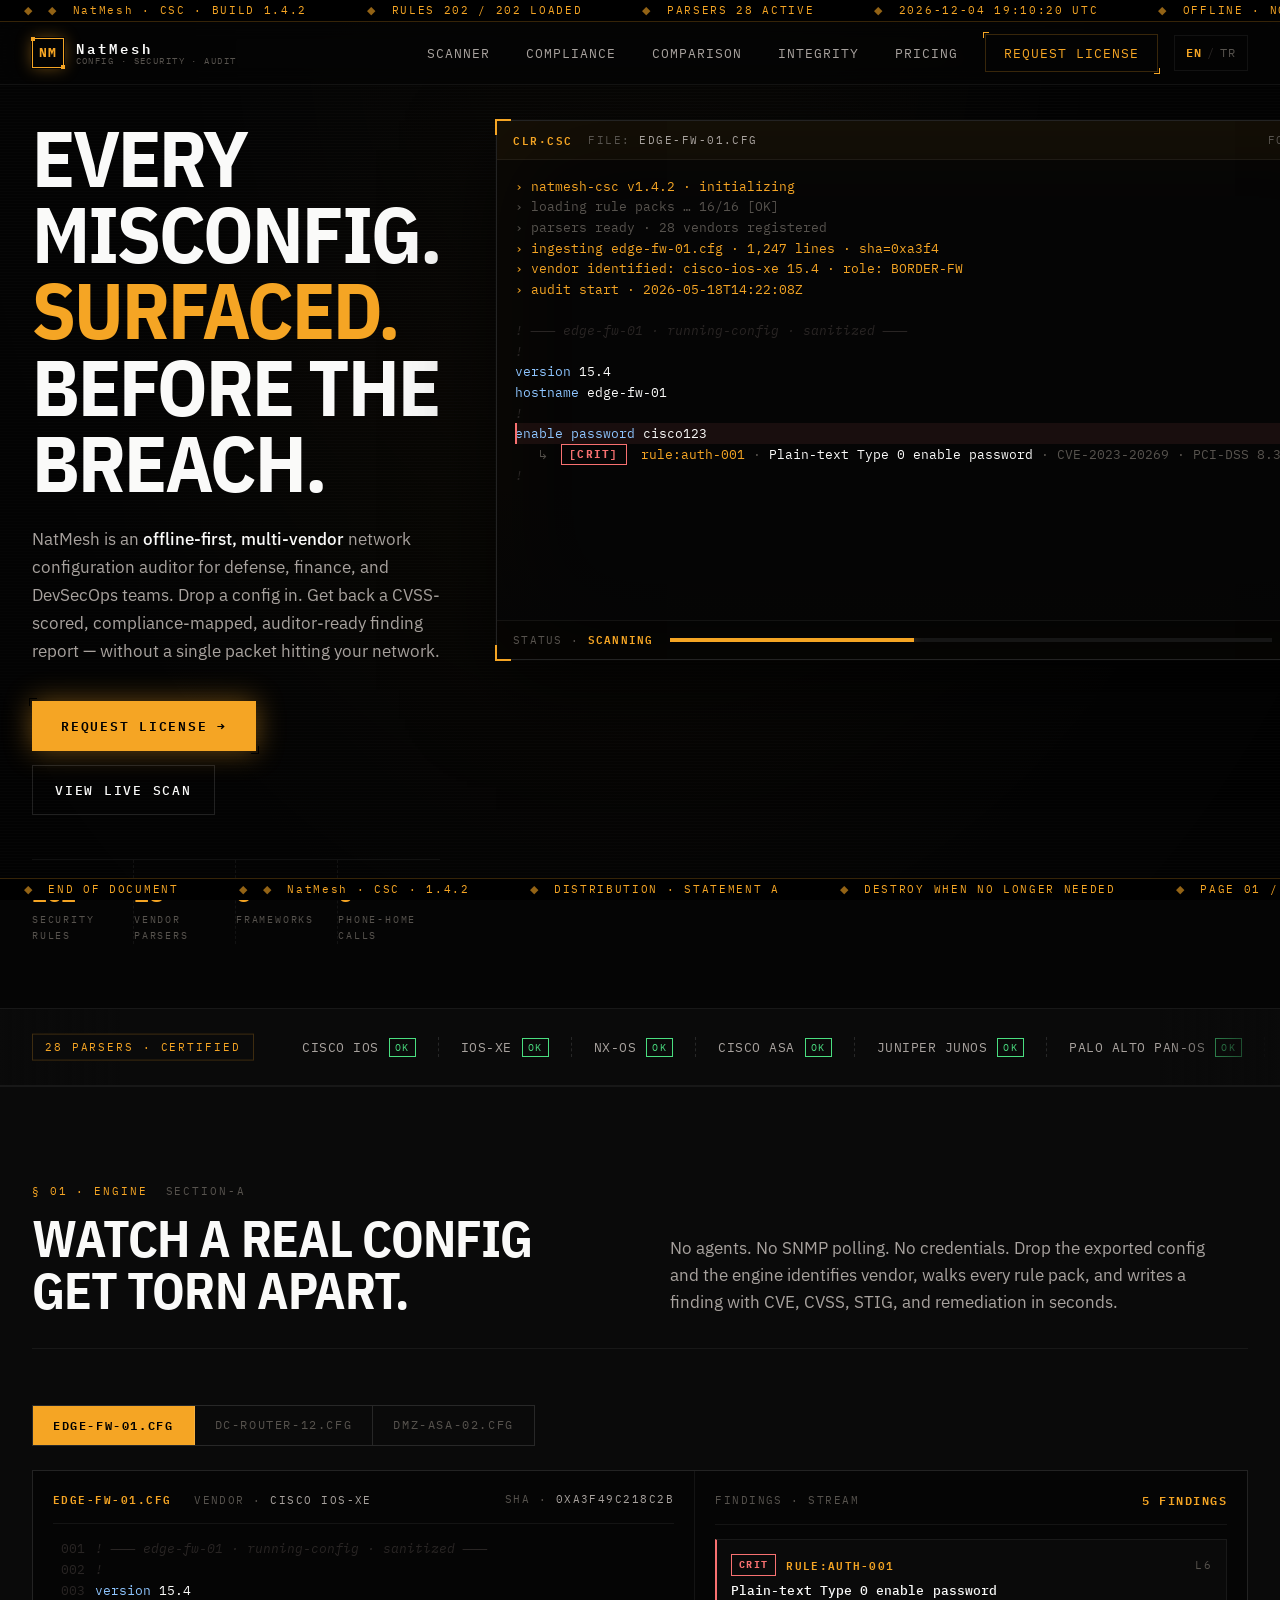
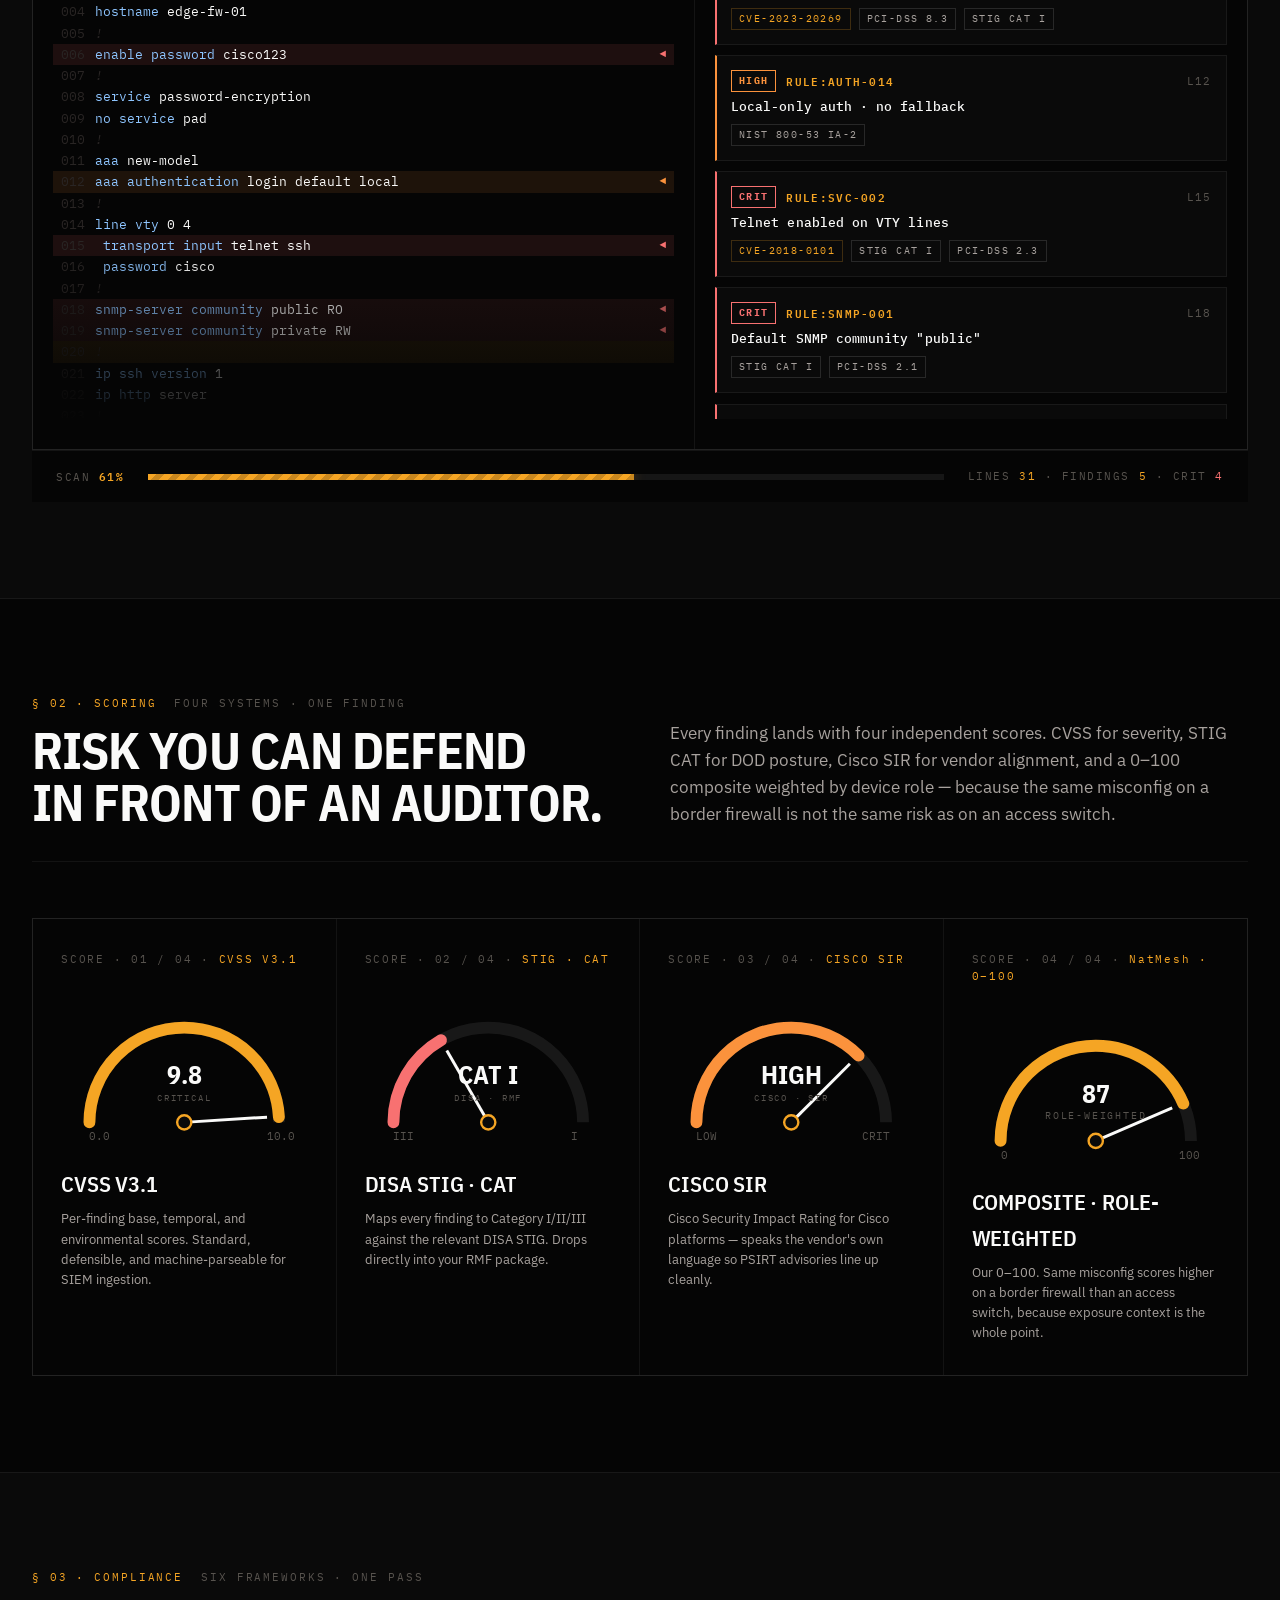
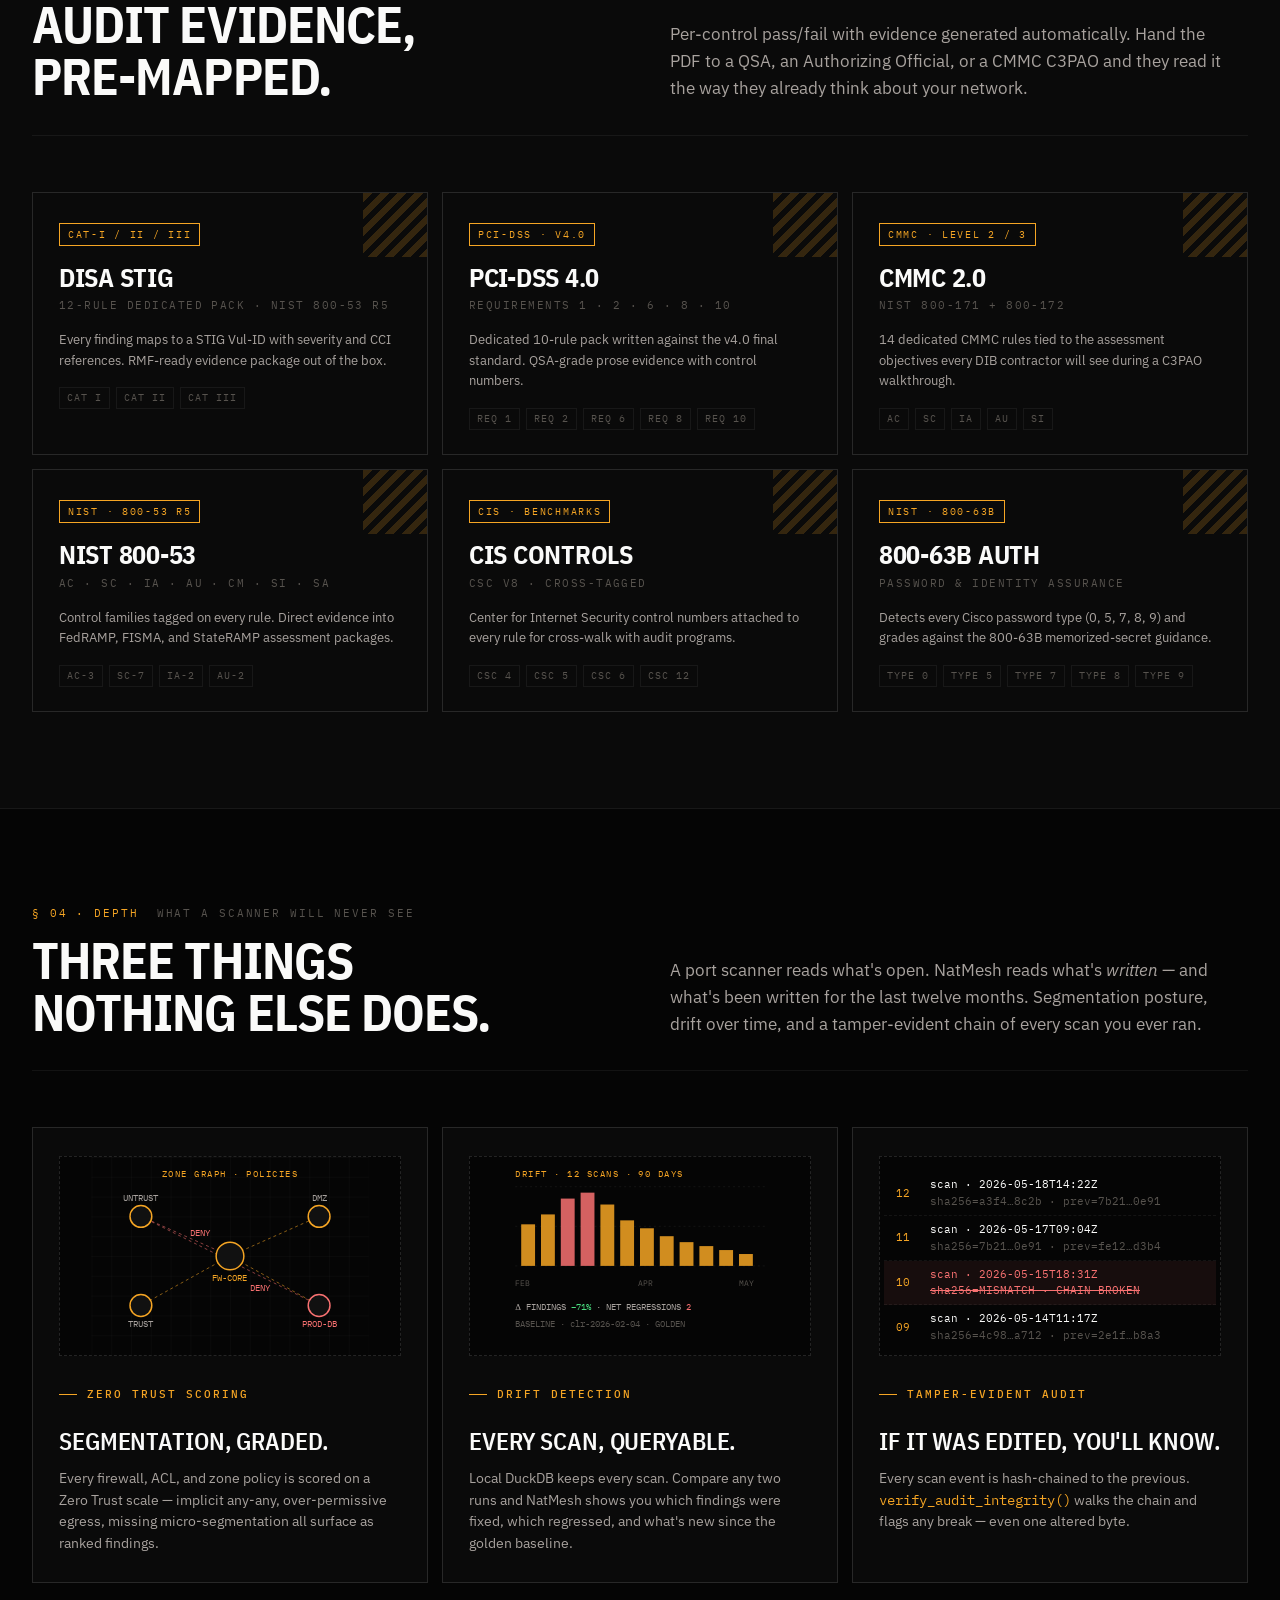
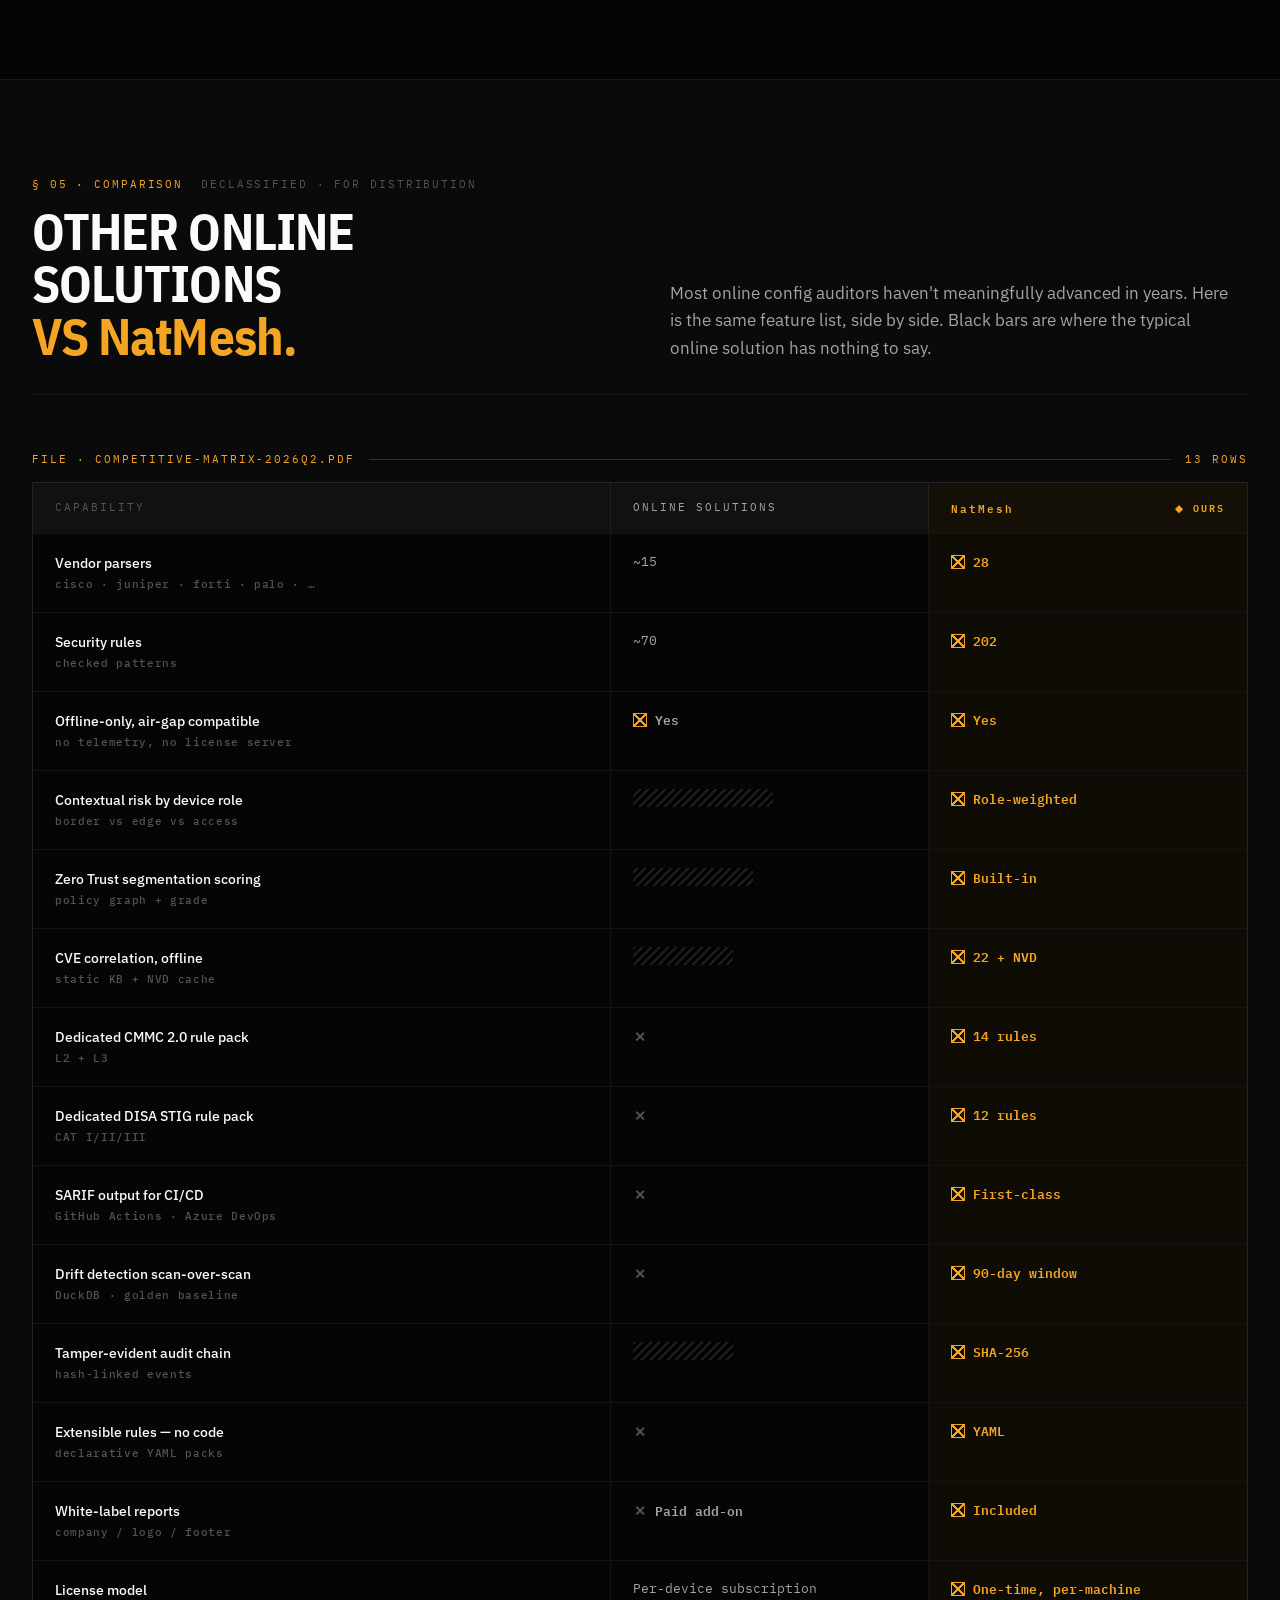
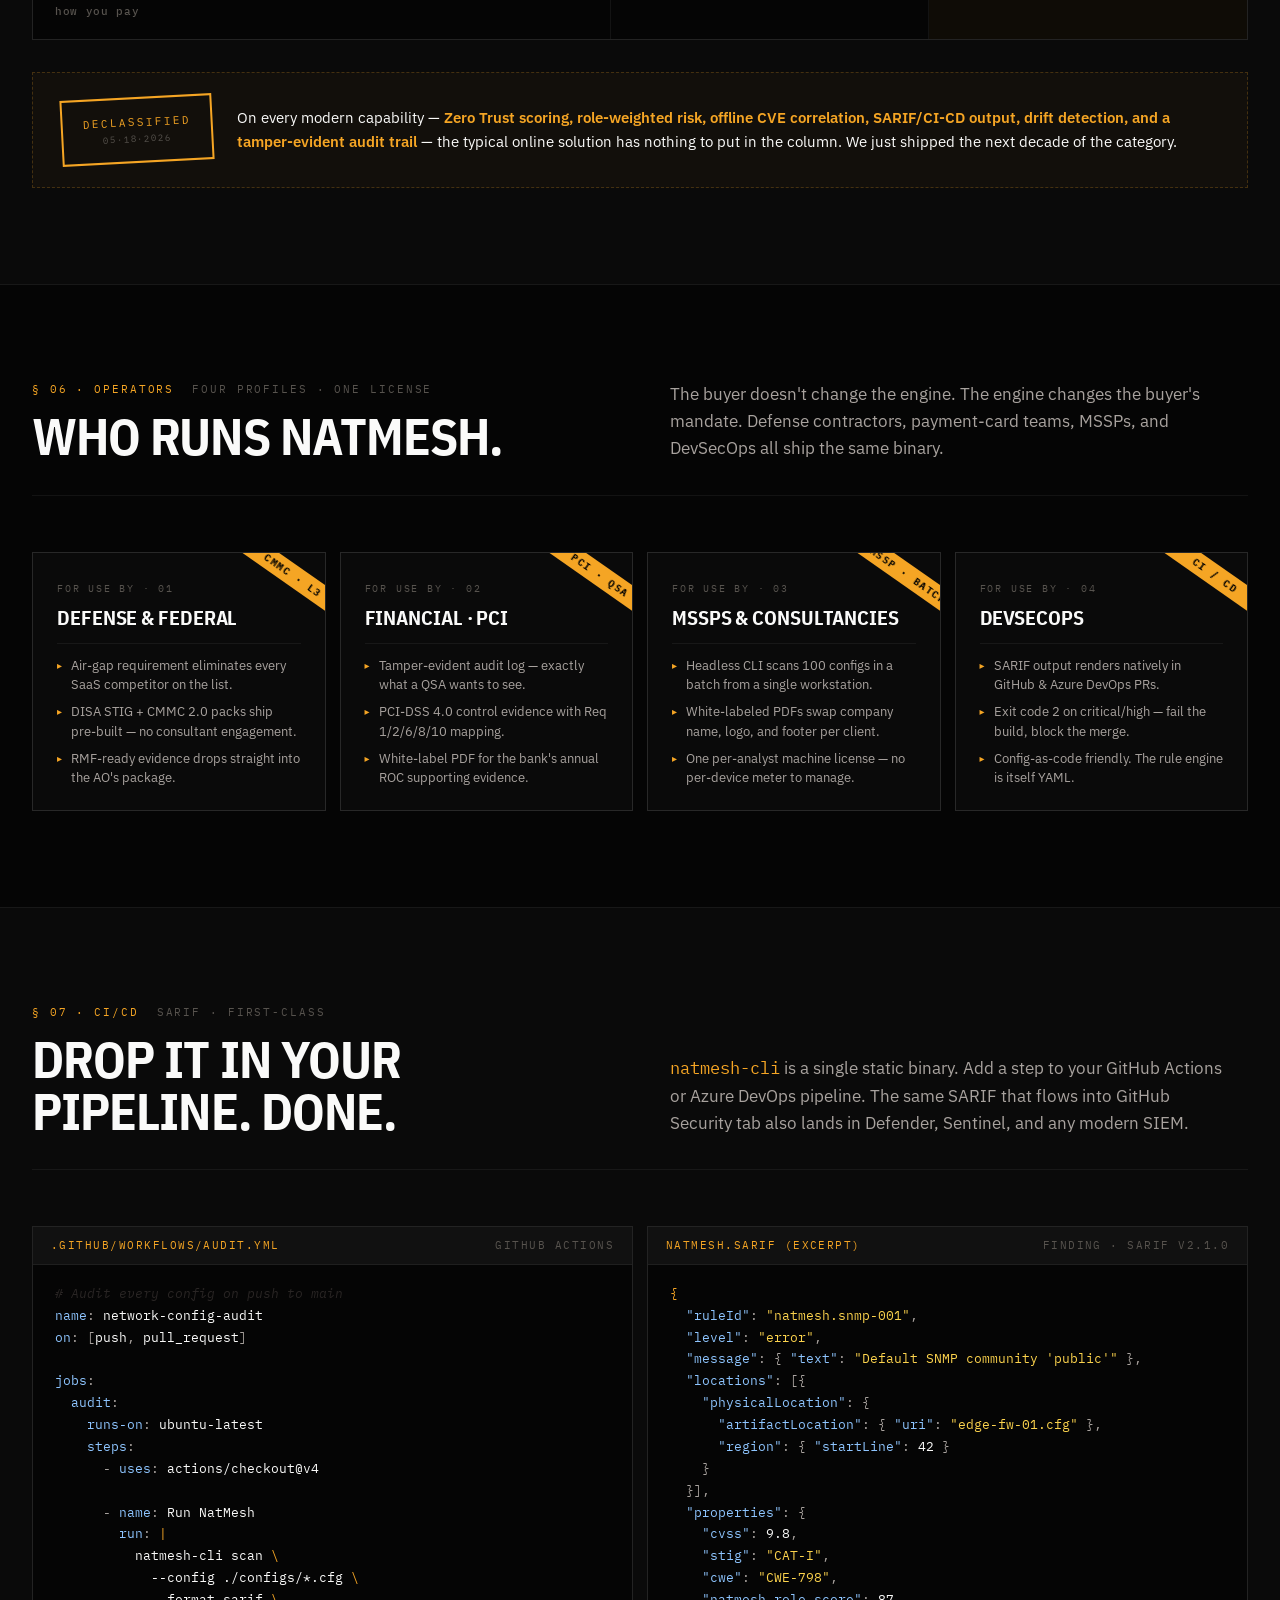
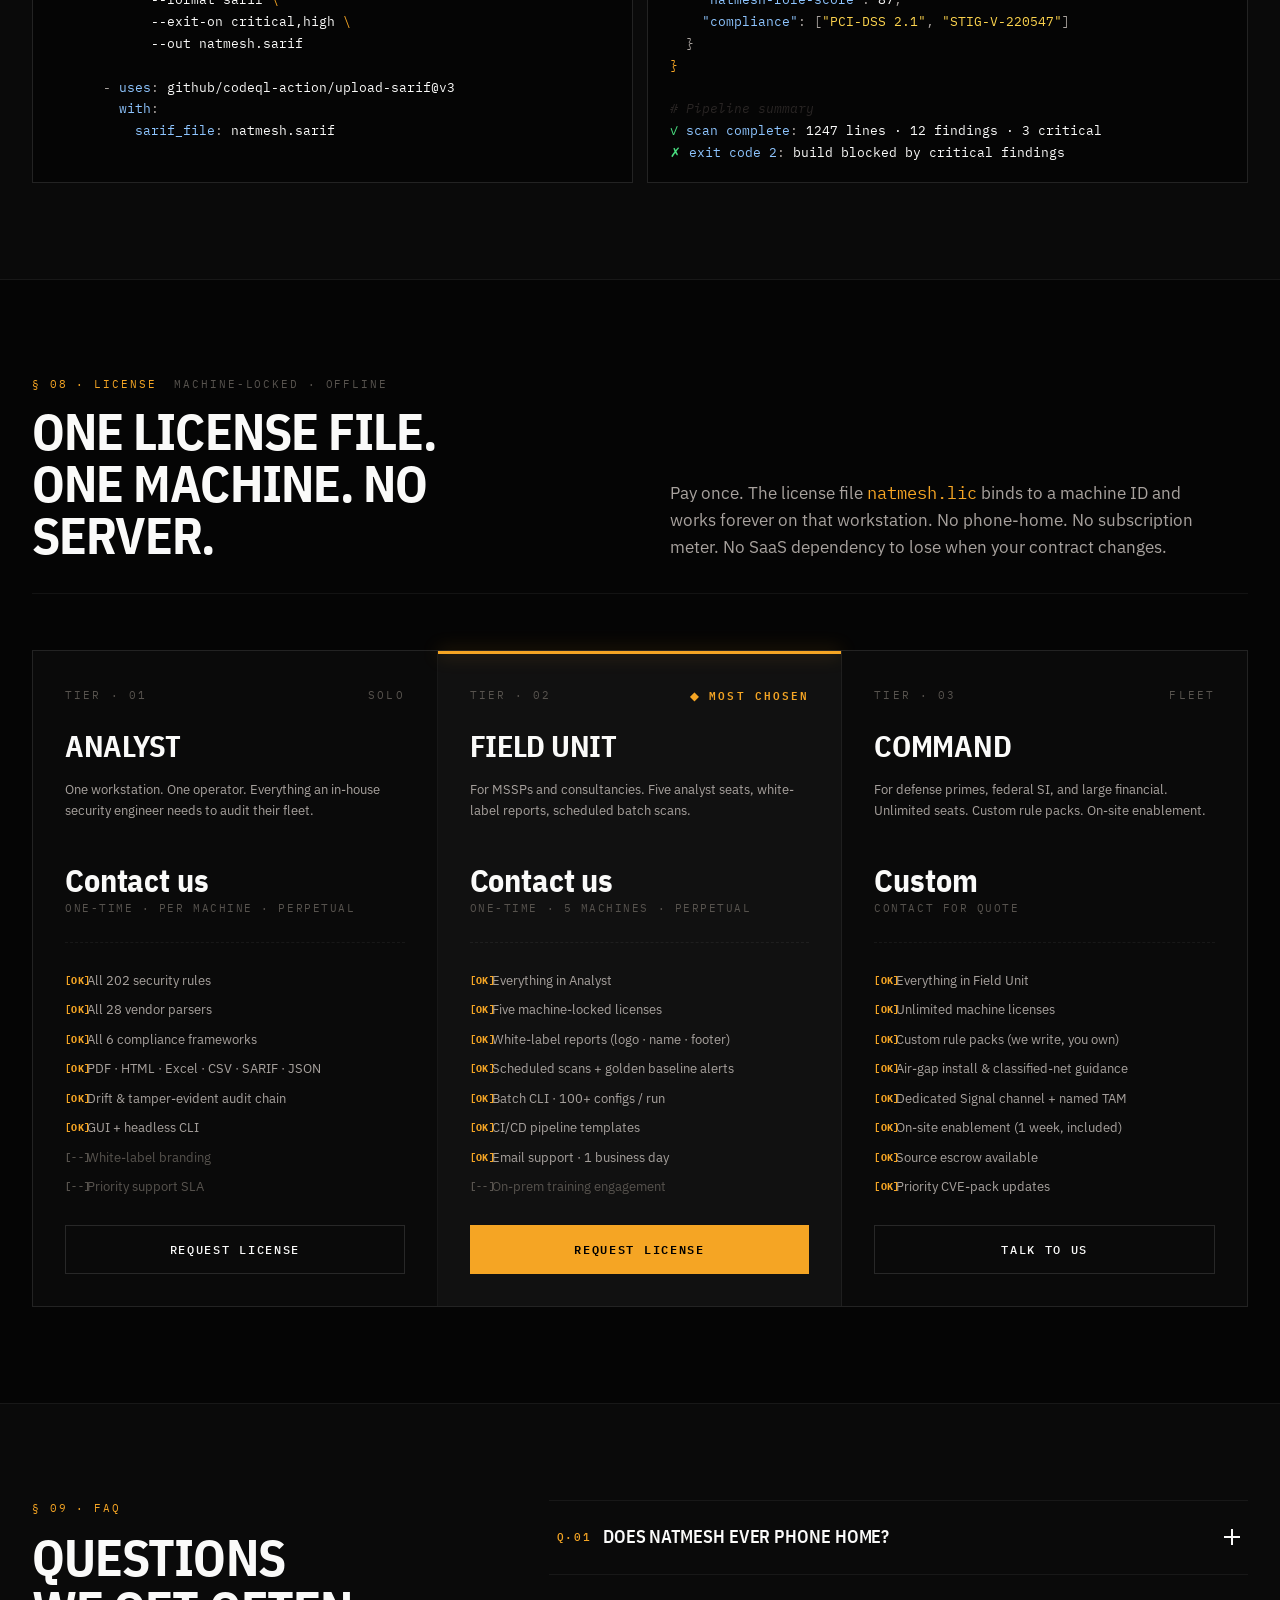
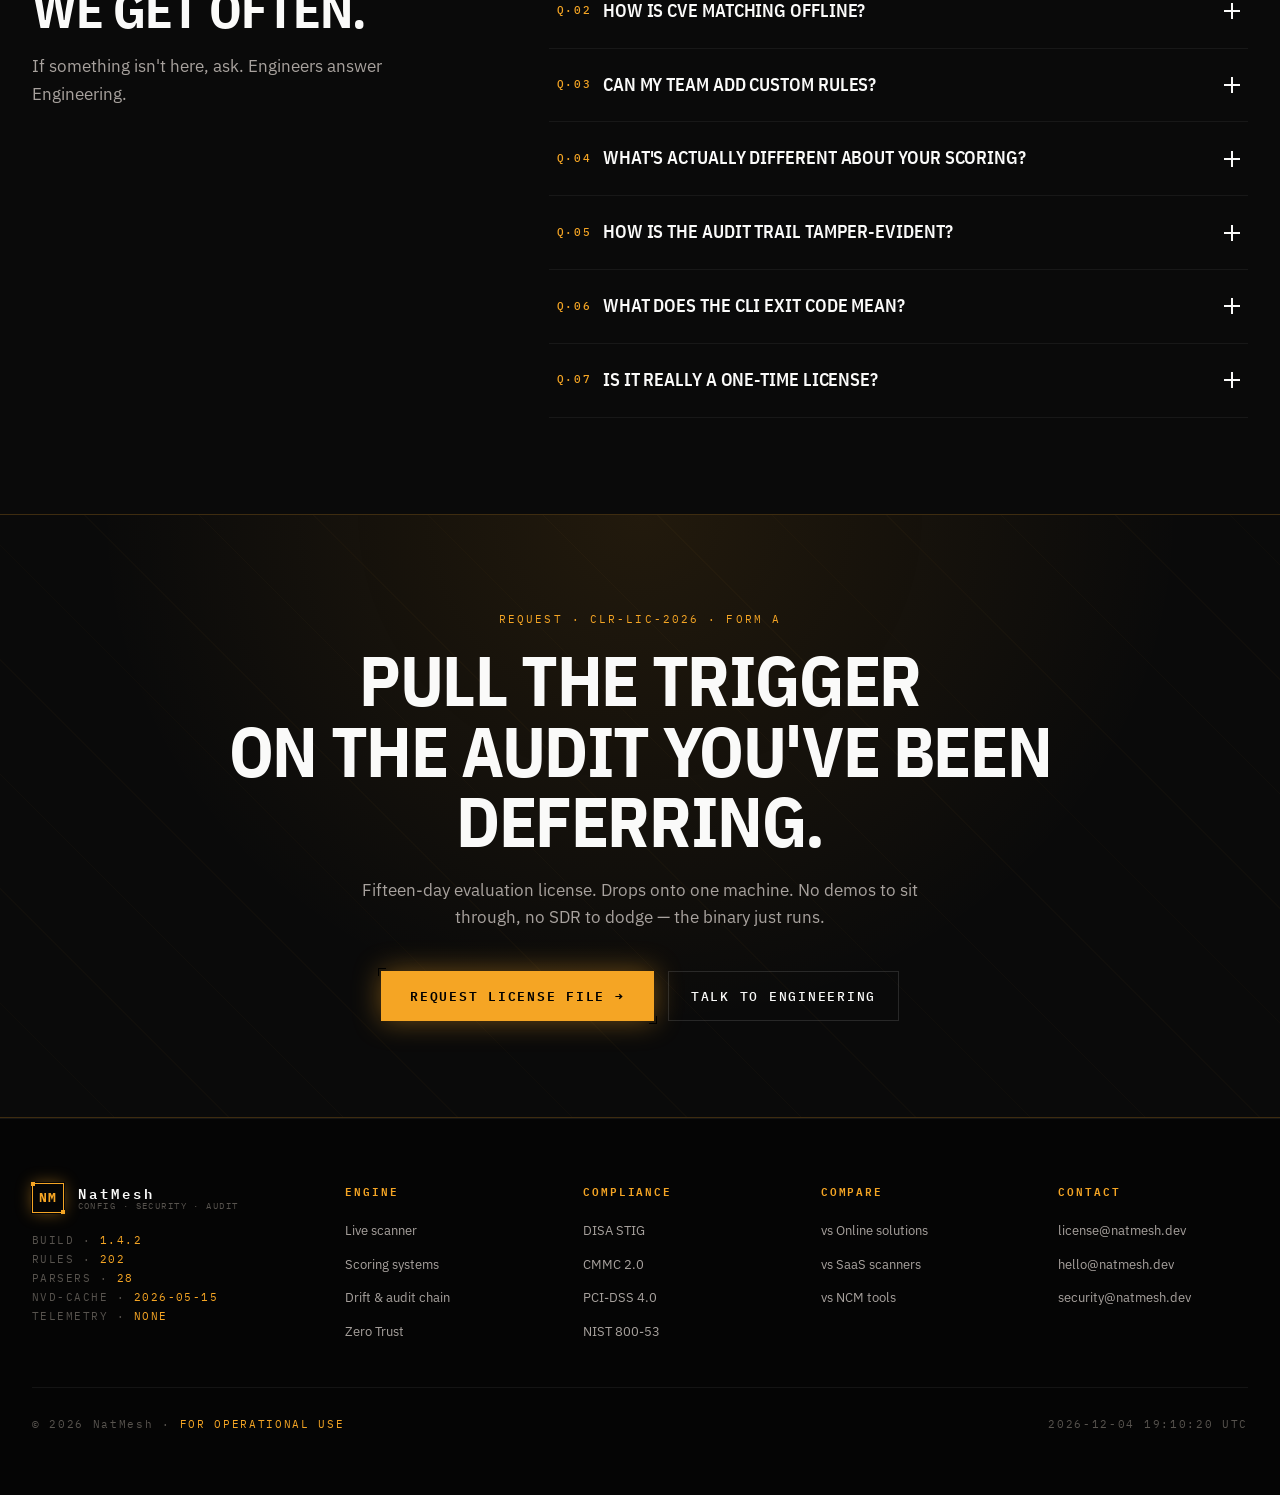
<file: index.html>
<!DOCTYPE html>
<html lang="en">
<head>
<meta charset="UTF-8"/>
<meta name="viewport" content="width=device-width,initial-scale=1.0"/>
<title>NatMesh · Network Configuration Security Auditor</title>
<meta name="description" content="Offline-first, multi-vendor configuration auditor — 202 rules · 28 parsers · 6 compliance frameworks. CMMC 2.0, DISA STIG, PCI-DSS 4.0, NIST 800-53. Air-gap compatible.">
<link rel="preconnect" href="https://fonts.googleapis.com">
<link rel="preconnect" href="https://fonts.gstatic.com" crossorigin>
<link href="https://fonts.googleapis.com/css2?family=IBM+Plex+Mono:wght@300;400;500;600;700&family=IBM+Plex+Sans:wght@300;400;500;600;700&family=IBM+Plex+Sans+Condensed:wght@500;600;700&display=swap" rel="stylesheet">
<link rel="stylesheet" href="styles.css">
<template id="__bundler_thumbnail">
<svg xmlns="http://www.w3.org/2000/svg" viewBox="0 0 200 200">
  <rect width="200" height="200" fill="#0a0a0a"/>
  <rect x="60" y="60" width="80" height="80" fill="none" stroke="#f5a524" stroke-width="3"/>
  <path d="M58 58 h10 v3 h-7 v7 h-3 z" fill="#f5a524"/>
  <path d="M142 58 h-10 v3 h7 v7 h3 z" fill="#f5a524"/>
  <path d="M58 142 h10 v-3 h-7 v-7 h-3 z" fill="#f5a524"/>
  <path d="M142 142 h-10 v-3 h7 v-7 h3 z" fill="#f5a524"/>
  <text x="100" y="108" text-anchor="middle" font-family="monospace" font-size="22" font-weight="700" fill="#f5a524">NM</text>
</svg>
</template>
</head>
<body>

<!-- ════════════════════════════════════════════════════════
     TOP CLASSIFICATION BAR
═══════════════════════════════════════════════════════════ -->
<div class="classbar top" role="banner" aria-label="System status">
  <div class="classbar-track">
    <span><span class="brandcase">NatMesh</span> · CSC · BUILD 1.4.2</span>
    <span data-i18n="cb.rules">RULES 202 / 202 LOADED</span>
    <span data-i18n="cb.parsers">PARSERS 28 ACTIVE</span>
    <span data-utc-clock>—</span>
    <span data-i18n="cb.offline">OFFLINE · NO TELEMETRY</span>
    <span data-i18n="cb.opuse">FOR OPERATIONAL USE</span>
    <span><span class="brandcase">NatMesh</span> · CSC · BUILD 1.4.2</span>
    <span data-i18n="cb.rules">RULES 202 / 202 LOADED</span>
    <span data-i18n="cb.parsers">PARSERS 28 ACTIVE</span>
    <span data-utc-clock>—</span>
    <span data-i18n="cb.offline">OFFLINE · NO TELEMETRY</span>
    <span data-i18n="cb.opuse">FOR OPERATIONAL USE</span>
  </div>
</div>

<!-- ════════════════════════════════════════════════════════
     NAV
═══════════════════════════════════════════════════════════ -->
<nav id="nav">
  <div class="nav-inner">
    <a href="#top" class="brand" aria-label="NatMesh home">
      <span class="brand-mark">NM</span>
      <span>
        <span class="brand-name">NatMesh</span><span class="brand-tag" data-i18n="brand.tag">CONFIG · SECURITY · AUDIT</span>
      </span>
    </a>
    <div class="nav-links">
      <a href="#scanner" data-i18n="nav.scanner">Scanner</a>
      <a href="#compliance" data-i18n="nav.compliance">Compliance</a>
      <a href="#comparison" data-i18n="nav.vs">Comparison</a>
      <a href="#integrity" data-i18n="nav.integrity">Integrity</a>
      <a href="#pricing" data-i18n="nav.pricing">Pricing</a>
      <a href="#contact" class="cta" data-i18n="nav.cta">Request License</a>
      <button class="lang-toggle" id="lang-toggle" aria-label="Language">
        <span class="lang-opt" data-lang="en">EN</span><span class="lang-sep">/</span><span class="lang-opt" data-lang="tr">TR</span>
      </button>
    </div>
    <button class="burger" id="burger" aria-label="Menu" aria-expanded="false">
      <span></span><span></span><span></span>
    </button>
  </div>
</nav>
<div class="mobile-drawer" id="mobile-drawer">
  <a href="#scanner" data-i18n="nav.scanner">Scanner</a>
  <a href="#compliance" data-i18n="nav.compliance">Compliance</a>
  <a href="#comparison" data-i18n="nav.vs">Comparison</a>
  <a href="#integrity" data-i18n="nav.integrity">Integrity</a>
  <a href="#pricing" data-i18n="nav.pricing">Pricing</a>
  <a href="#contact" data-i18n="nav.cta">Request License</a>
  <button class="lang-toggle drawer" id="lang-toggle-mobile" aria-label="Language">
    <span class="lang-opt" data-lang="en">EN</span><span class="lang-sep">/</span><span class="lang-opt" data-lang="tr">TR</span>
  </button>
</div>

<!-- ════════════════════════════════════════════════════════
     HERO
═══════════════════════════════════════════════════════════ -->
<section class="hero" id="top">
  <div class="shell">
    <div class="hero-grid">

      <div class="hero-text">

        <h1 class="h-display" data-i18n="hero.h1">
          Every misconfig.<br>
          <span class="amber">Surfaced.</span><br>
          Before the breach.
        </h1>

        <p class="hero-lede" data-i18n="hero.lede">
          NatMesh is an <strong>offline-first, multi-vendor</strong> network configuration
          auditor for defense, finance, and DevSecOps teams. Drop a config in.
          Get back a CVSS-scored, compliance-mapped, auditor-ready finding report —
          without a single packet hitting your network.
        </p>

        <div class="hero-btns">
          <a href="#pricing" class="btn btn-primary btn-stamp" data-i18n="hero.btn1">
            Request License
            <span class="arrow">→</span>
          </a>
          <a href="#scanner" class="btn" data-i18n="hero.btn2">View live scan</a>
        </div>

        <div class="hero-fact-grid">
          <div class="hero-fact">
            <div class="hero-fact-num"><span data-count="202">0</span></div>
            <div class="hero-fact-lbl" data-i18n="hero.fact1">Security rules</div>
          </div>
          <div class="hero-fact">
            <div class="hero-fact-num"><span data-count="28">0</span></div>
            <div class="hero-fact-lbl" data-i18n="hero.fact2">Vendor parsers</div>
          </div>
          <div class="hero-fact">
            <div class="hero-fact-num"><span data-count="6">0</span></div>
            <div class="hero-fact-lbl" data-i18n="hero.fact3">Frameworks</div>
          </div>
          <div class="hero-fact">
            <div class="hero-fact-num"><span data-count="0">0</span></div>
            <div class="hero-fact-lbl" data-i18n="hero.fact4">Phone-home calls</div>
          </div>
        </div>
      </div>

      <!-- TERMINAL -->
      <div class="hero-visual">
        <div class="term">
          <div class="term-frame"><span class="tl"></span><span class="tr"></span><span class="bl"></span><span class="br"></span></div>
          <div class="term-head">
            <span class="id">CLR·CSC</span>
            <span><span data-i18n="term.file">FILE:</span> <span id="hero-term-file" style="color:var(--txt-2)">edge-fw-01.cfg</span></span>
            <span class="right">
              <span><span data-i18n="term.found">FOUND</span> <span id="hero-term-found" style="color:var(--amber);font-weight:600">0</span></span>
              <span class="live" data-i18n="term.live">LIVE</span>
            </span>
          </div>
          <div class="term-body" id="hero-term-body"></div>
          <div class="term-footer">
            <span><span data-i18n="term.status">STATUS</span> · <span id="hero-term-stat" style="color:var(--amber);font-weight:600">BOOT</span></span>
            <span class="progress"><span class="progress-fill" id="hero-term-prog"></span></span>
            <span>SHA · 0xa3f4</span>
          </div>
        </div>
      </div>

    </div>
  </div>
</section>

<!-- ════════════════════════════════════════════════════════
     VENDOR MARQUEE
═══════════════════════════════════════════════════════════ -->
<div class="vendor-strip" aria-label="Supported vendors">
  <span class="vendor-strip-label" data-i18n="vendor.label">28 PARSERS · CERTIFIED</span>
  <div class="vendor-marquee">
    <!-- duplicated 2x for seamless loop -->
    <span class="vendor-item">CISCO IOS <span class="ok">OK</span></span>
    <span class="vendor-item">IOS-XE <span class="ok">OK</span></span>
    <span class="vendor-item">NX-OS <span class="ok">OK</span></span>
    <span class="vendor-item">CISCO ASA <span class="ok">OK</span></span>
    <span class="vendor-item">JUNIPER JUNOS <span class="ok">OK</span></span>
    <span class="vendor-item">PALO ALTO PAN-OS <span class="ok">OK</span></span>
    <span class="vendor-item">FORTINET FORTIOS <span class="ok">OK</span></span>
    <span class="vendor-item">CHECK POINT <span class="ok">OK</span></span>
    <span class="vendor-item">HUAWEI VRP <span class="ok">OK</span></span>
    <span class="vendor-item">H3C COMWARE <span class="ok">OK</span></span>
    <span class="vendor-item">F5 BIG-IP <span class="ok">OK</span></span>
    <span class="vendor-item">HPE ARUBA <span class="ok">OK</span></span>
    <span class="vendor-item">EXTREME <span class="ok">OK</span></span>
    <span class="vendor-item">SANGFOR <span class="ok">OK</span></span>
    <span class="vendor-item">FORCEPOINT <span class="ok">OK</span></span>
    <span class="vendor-item">TRELLIX <span class="ok">OK</span></span>
    <span class="vendor-item">TREND MICRO <span class="ok">OK</span></span>
    <span class="vendor-item">NETSKOPE <span class="ok">OK</span></span>
    <span class="vendor-item">PROOFPOINT <span class="ok">OK</span></span>
    <span class="vendor-item">BEYONDTRUST <span class="ok">OK</span></span>
    <span class="vendor-item">IBM <span class="ok">OK</span></span>
    <span class="vendor-item">ERICSSON <span class="ok">OK</span></span>

    <span class="vendor-item">CISCO IOS <span class="ok">OK</span></span>
    <span class="vendor-item">IOS-XE <span class="ok">OK</span></span>
    <span class="vendor-item">NX-OS <span class="ok">OK</span></span>
    <span class="vendor-item">CISCO ASA <span class="ok">OK</span></span>
    <span class="vendor-item">JUNIPER JUNOS <span class="ok">OK</span></span>
    <span class="vendor-item">PALO ALTO PAN-OS <span class="ok">OK</span></span>
    <span class="vendor-item">FORTINET FORTIOS <span class="ok">OK</span></span>
    <span class="vendor-item">CHECK POINT <span class="ok">OK</span></span>
    <span class="vendor-item">HUAWEI VRP <span class="ok">OK</span></span>
    <span class="vendor-item">H3C COMWARE <span class="ok">OK</span></span>
    <span class="vendor-item">F5 BIG-IP <span class="ok">OK</span></span>
    <span class="vendor-item">HPE ARUBA <span class="ok">OK</span></span>
    <span class="vendor-item">EXTREME <span class="ok">OK</span></span>
    <span class="vendor-item">SANGFOR <span class="ok">OK</span></span>
    <span class="vendor-item">FORCEPOINT <span class="ok">OK</span></span>
    <span class="vendor-item">TRELLIX <span class="ok">OK</span></span>
    <span class="vendor-item">TREND MICRO <span class="ok">OK</span></span>
    <span class="vendor-item">NETSKOPE <span class="ok">OK</span></span>
    <span class="vendor-item">PROOFPOINT <span class="ok">OK</span></span>
    <span class="vendor-item">BEYONDTRUST <span class="ok">OK</span></span>
    <span class="vendor-item">IBM <span class="ok">OK</span></span>
    <span class="vendor-item">ERICSSON <span class="ok">OK</span></span>
  </div>
</div>

<!-- ════════════════════════════════════════════════════════
     LIVE SCANNER DEMO (the showstopper)
═══════════════════════════════════════════════════════════ -->
<section class="scanner-section" id="scanner">
  <div class="shell">

    <div class="section-head reveal">
      <div>
        <div class="meta"><span class="id" data-i18n="s1.ey">§ 01 · ENGINE</span><span>SECTION-A</span></div>
        <h2 class="h-section" data-i18n="s1.h">Watch a real config<br>get torn apart.</h2>
      </div>
      <div>
        <p class="lede" data-i18n="s1.lede">
          No agents. No SNMP polling. No credentials. Drop the exported config
          and the engine identifies vendor, walks every rule pack, and writes
          a finding with CVE, CVSS, STIG, and remediation in seconds.
        </p>
      </div>
    </div>

    <div class="reveal">
      <div class="scanner-tabs" role="tablist">
        <button class="scanner-tab active" data-key="edge-fw-01.cfg" role="tab">edge-fw-01.cfg</button>
        <button class="scanner-tab" data-key="dc-router-12.cfg" role="tab">dc-router-12.cfg</button>
        <button class="scanner-tab" data-key="dmz-asa-02.cfg" role="tab">dmz-asa-02.cfg</button>
      </div>

      <div class="scanner-wrap">

        <div class="scanner-config">
          <div class="scanner-config-head">
            <div>
              <span class="filename" id="scanner-file">edge-fw-01.cfg</span>
              <span style="margin-left:14px">VENDOR · <span id="scanner-vendor" style="color:var(--txt-2)">CISCO IOS-XE</span></span>
            </div>
            <div>SHA · <span id="scanner-sha" style="color:var(--txt-2)">0xa3f4</span></div>
          </div>
          <div class="scanner-config-body" id="scanner-config-body">
            <!-- populated by scanner.js -->
          </div>
          <div class="scan-beam" id="scan-beam"></div>
        </div>

        <div class="scanner-findings">
          <div class="scanner-findings-head">
            <span data-i18n="s1.stream">FINDINGS · STREAM</span>
            <span class="count" id="scanner-finding-count">0 findings</span>
          </div>
          <div class="scanner-findings-list" id="scanner-findings-list">
            <!-- populated by scanner.js -->
          </div>
        </div>

      </div>

      <div class="scanner-progress-strip">
        <span>SCAN <span class="scanner-progress-info" id="scanner-pct">0%</span></span>
        <div class="scanner-progress-bar">
          <div class="scanner-progress-fill" id="scanner-progress-fill"></div>
        </div>
        <span>
          LINES <span style="color:var(--amber)" id="scanner-lines">0</span> ·
          FINDINGS <span style="color:var(--amber)" id="scanner-find">0</span> ·
          CRIT <span style="color:var(--crit)" id="scanner-crit">0</span>
        </span>
      </div>
    </div>

  </div>
</section>

<!-- ════════════════════════════════════════════════════════
     SCORING ENGINE
═══════════════════════════════════════════════════════════ -->
<section id="scoring">
  <div class="shell">
    <div class="section-head reveal">
      <div>
        <div class="meta"><span class="id" data-i18n="s2.ey">§ 02 · SCORING</span><span data-i18n="s2.ey2">FOUR SYSTEMS · ONE FINDING</span></div>
        <h2 class="h-section" data-i18n="s2.h">Risk you can defend<br>in front of an auditor.</h2>
      </div>
      <div>
        <p class="lede" data-i18n="s2.lede">
          Every finding lands with four independent scores. CVSS for severity,
          STIG CAT for DOD posture, Cisco SIR for vendor alignment, and a 0–100
          composite weighted by device role — because the same misconfig on
          a border firewall is not the same risk as on an access switch.
        </p>
      </div>
    </div>

    <div class="score-grid reveal">

      <div class="score-card">
        <div class="num">SCORE · 01 / 04 · <span class="amber">CVSS v3.1</span></div>
        <div class="gauge">
          <svg viewBox="0 0 200 130" class="gauge-svg" data-gauge="9.8" data-max="10" preserveAspectRatio="xMidYMid meet" style="width:100%;height:100%">
            <path d="M 20 110 A 80 80 0 0 1 180 110" fill="none" stroke="rgba(255,255,255,0.08)" stroke-width="10"/>
            <path d="M 20 110 A 80 80 0 0 1 180 110" fill="none" stroke="#f5a524" stroke-width="10" stroke-linecap="round" class="gauge-arc-fill"/>
            <line x1="100" y1="110" x2="100" y2="40" stroke="#fafaf9" stroke-width="2.5" class="gauge-needle" style="transform-origin:100px 110px;transform:rotate(-90deg);transition:none"/>
            <circle cx="100" cy="110" r="6" fill="#0a0a0a" stroke="#f5a524" stroke-width="2"/>
            <text x="20" y="125" font-family="IBM Plex Mono" font-size="9" fill="#57534e">0.0</text>
            <text x="170" y="125" font-family="IBM Plex Mono" font-size="9" fill="#57534e">10.0</text>
            <text x="100" y="78" font-family="IBM Plex Sans Condensed" font-size="22" font-weight="700" text-anchor="middle" fill="#fafaf9">9.8</text>
            <text x="100" y="92" font-family="IBM Plex Mono" font-size="8" letter-spacing="1.5" text-anchor="middle" fill="#57534e">CRITICAL</text>
          </svg>
        </div>
        <h4>CVSS v3.1</h4>
        <p data-i18n="s2.c1">Per-finding base, temporal, and environmental scores. Standard, defensible, and machine-parseable for SIEM ingestion.</p>
      </div>

      <div class="score-card">
        <div class="num">SCORE · 02 / 04 · <span class="amber">STIG · CAT</span></div>
        <div class="gauge">
          <svg viewBox="0 0 200 130" class="gauge-svg" data-gauge="1" data-max="3" preserveAspectRatio="xMidYMid meet" style="width:100%;height:100%">
            <path d="M 20 110 A 80 80 0 0 1 180 110" fill="none" stroke="rgba(255,255,255,0.08)" stroke-width="10"/>
            <path d="M 20 110 A 80 80 0 0 1 180 110" fill="none" stroke="#f87171" stroke-width="10" stroke-linecap="round" class="gauge-arc-fill"/>
            <line x1="100" y1="110" x2="100" y2="40" stroke="#fafaf9" stroke-width="2.5" class="gauge-needle" style="transform-origin:100px 110px;transform:rotate(-90deg);transition:none"/>
            <circle cx="100" cy="110" r="6" fill="#0a0a0a" stroke="#f5a524" stroke-width="2"/>
            <text x="20" y="125" font-family="IBM Plex Mono" font-size="9" fill="#57534e">III</text>
            <text x="170" y="125" font-family="IBM Plex Mono" font-size="9" fill="#57534e">I</text>
            <text x="100" y="78" font-family="IBM Plex Sans Condensed" font-size="22" font-weight="700" text-anchor="middle" fill="#fafaf9">CAT I</text>
            <text x="100" y="92" font-family="IBM Plex Mono" font-size="8" letter-spacing="1.5" text-anchor="middle" fill="#57534e">DISA · RMF</text>
          </svg>
        </div>
        <h4>DISA STIG · CAT</h4>
        <p data-i18n="s2.c2">Maps every finding to Category I/II/III against the relevant DISA STIG. Drops directly into your RMF package.</p>
      </div>

      <div class="score-card">
        <div class="num">SCORE · 03 / 04 · <span class="amber">CISCO SIR</span></div>
        <div class="gauge">
          <svg viewBox="0 0 200 130" class="gauge-svg" data-gauge="3" data-max="4" preserveAspectRatio="xMidYMid meet" style="width:100%;height:100%">
            <path d="M 20 110 A 80 80 0 0 1 180 110" fill="none" stroke="rgba(255,255,255,0.08)" stroke-width="10"/>
            <path d="M 20 110 A 80 80 0 0 1 180 110" fill="none" stroke="#fb923c" stroke-width="10" stroke-linecap="round" class="gauge-arc-fill"/>
            <line x1="100" y1="110" x2="100" y2="40" stroke="#fafaf9" stroke-width="2.5" class="gauge-needle" style="transform-origin:100px 110px;transform:rotate(-90deg);transition:none"/>
            <circle cx="100" cy="110" r="6" fill="#0a0a0a" stroke="#f5a524" stroke-width="2"/>
            <text x="20" y="125" font-family="IBM Plex Mono" font-size="9" fill="#57534e">LOW</text>
            <text x="160" y="125" font-family="IBM Plex Mono" font-size="9" fill="#57534e">CRIT</text>
            <text x="100" y="78" font-family="IBM Plex Sans Condensed" font-size="22" font-weight="700" text-anchor="middle" fill="#fafaf9">HIGH</text>
            <text x="100" y="92" font-family="IBM Plex Mono" font-size="8" letter-spacing="1.5" text-anchor="middle" fill="#57534e">CISCO · SIR</text>
          </svg>
        </div>
        <h4>Cisco SIR</h4>
        <p data-i18n="s2.c3">Cisco Security Impact Rating for Cisco platforms — speaks the vendor's own language so PSIRT advisories line up cleanly.</p>
      </div>

      <div class="score-card">
        <div class="num">SCORE · 04 / 04 · <span class="amber"><span class="brandcase">NatMesh</span> · 0–100</span></div>
        <div class="gauge">
          <svg viewBox="0 0 200 130" class="gauge-svg" data-gauge="87" data-max="100" preserveAspectRatio="xMidYMid meet" style="width:100%;height:100%">
            <path d="M 20 110 A 80 80 0 0 1 180 110" fill="none" stroke="rgba(255,255,255,0.08)" stroke-width="10"/>
            <path d="M 20 110 A 80 80 0 0 1 180 110" fill="none" stroke="#f5a524" stroke-width="10" stroke-linecap="round" class="gauge-arc-fill"/>
            <line x1="100" y1="110" x2="100" y2="40" stroke="#fafaf9" stroke-width="2.5" class="gauge-needle" style="transform-origin:100px 110px;transform:rotate(-90deg);transition:none"/>
            <circle cx="100" cy="110" r="6" fill="#0a0a0a" stroke="#f5a524" stroke-width="2"/>
            <text x="20" y="125" font-family="IBM Plex Mono" font-size="9" fill="#57534e">0</text>
            <text x="170" y="125" font-family="IBM Plex Mono" font-size="9" fill="#57534e">100</text>
            <text x="100" y="78" font-family="IBM Plex Sans Condensed" font-size="22" font-weight="700" text-anchor="middle" fill="#fafaf9">87</text>
            <text x="100" y="92" font-family="IBM Plex Mono" font-size="8" letter-spacing="1.5" text-anchor="middle" fill="#57534e">ROLE-WEIGHTED</text>
          </svg>
        </div>
        <h4 data-i18n="s2.c4t">Composite · Role-Weighted</h4>
        <p data-i18n="s2.c4">Our 0–100. Same misconfig scores higher on a border firewall than an access switch, because exposure context is the whole point.</p>
      </div>

    </div>
  </div>
</section>

<!-- ════════════════════════════════════════════════════════
     COMPLIANCE FRAMEWORKS
═══════════════════════════════════════════════════════════ -->
<section id="compliance" style="background:var(--bg-1);border-top:1px solid var(--line);border-bottom:1px solid var(--line)">
  <div class="shell">

    <div class="section-head reveal">
      <div>
        <div class="meta"><span class="id" data-i18n="s3.ey">§ 03 · COMPLIANCE</span><span data-i18n="s3.ey2">SIX FRAMEWORKS · ONE PASS</span></div>
        <h2 class="h-section" data-i18n="s3.h">Audit evidence,<br>pre-mapped.</h2>
      </div>
      <div>
        <p class="lede" data-i18n="s3.lede">
          Per-control pass/fail with evidence generated automatically.
          Hand the PDF to a QSA, an Authorizing Official, or a CMMC C3PAO and
          they read it the way they already think about your network.
        </p>
      </div>
    </div>

    <div class="comp-grid reveal">

      <div class="comp-folder">
        <div class="stamp">CAT-I / II / III</div>
        <h3>DISA STIG</h3>
        <div class="sub" data-i18n="s3.f1sub">12-rule dedicated pack · NIST 800-53 r5</div>
        <p data-i18n="s3.f1p">Every finding maps to a STIG Vul-ID with severity and CCI references. RMF-ready evidence package out of the box.</p>
        <div class="ctrls">
          <span class="ctrl">CAT I</span><span class="ctrl">CAT II</span><span class="ctrl">CAT III</span>
        </div>
      </div>

      <div class="comp-folder">
        <div class="stamp">PCI-DSS · v4.0</div>
        <h3>PCI-DSS 4.0</h3>
        <div class="sub" data-i18n="s3.f2sub">Requirements 1 · 2 · 6 · 8 · 10</div>
        <p data-i18n="s3.f2p">Dedicated 10-rule pack written against the v4.0 final standard. QSA-grade prose evidence with control numbers.</p>
        <div class="ctrls">
          <span class="ctrl">REQ 1</span><span class="ctrl">REQ 2</span><span class="ctrl">REQ 6</span><span class="ctrl">REQ 8</span><span class="ctrl">REQ 10</span>
        </div>
      </div>

      <div class="comp-folder">
        <div class="stamp">CMMC · LEVEL 2 / 3</div>
        <h3>CMMC 2.0</h3>
        <div class="sub" data-i18n="s3.f3sub">NIST 800-171 + 800-172</div>
        <p data-i18n="s3.f3p">14 dedicated CMMC rules tied to the assessment objectives every DIB contractor will see during a C3PAO walkthrough.</p>
        <div class="ctrls">
          <span class="ctrl">AC</span><span class="ctrl">SC</span><span class="ctrl">IA</span><span class="ctrl">AU</span><span class="ctrl">SI</span>
        </div>
      </div>

      <div class="comp-folder">
        <div class="stamp">NIST · 800-53 r5</div>
        <h3>NIST 800-53</h3>
        <div class="sub" data-i18n="s3.f4sub">AC · SC · IA · AU · CM · SI · SA</div>
        <p data-i18n="s3.f4p">Control families tagged on every rule. Direct evidence into FedRAMP, FISMA, and StateRAMP assessment packages.</p>
        <div class="ctrls">
          <span class="ctrl">AC-3</span><span class="ctrl">SC-7</span><span class="ctrl">IA-2</span><span class="ctrl">AU-2</span>
        </div>
      </div>

      <div class="comp-folder">
        <div class="stamp">CIS · BENCHMARKS</div>
        <h3>CIS Controls</h3>
        <div class="sub" data-i18n="s3.f5sub">CSC v8 · cross-tagged</div>
        <p data-i18n="s3.f5p">Center for Internet Security control numbers attached to every rule for cross-walk with audit programs.</p>
        <div class="ctrls">
          <span class="ctrl">CSC 4</span><span class="ctrl">CSC 5</span><span class="ctrl">CSC 6</span><span class="ctrl">CSC 12</span>
        </div>
      </div>

      <div class="comp-folder">
        <div class="stamp">NIST · 800-63B</div>
        <h3>800-63B Auth</h3>
        <div class="sub" data-i18n="s3.f6sub">Password &amp; identity assurance</div>
        <p data-i18n="s3.f6p">Detects every Cisco password type (0, 5, 7, 8, 9) and grades against the 800-63B memorized-secret guidance.</p>
        <div class="ctrls">
          <span class="ctrl">TYPE 0</span><span class="ctrl">TYPE 5</span><span class="ctrl">TYPE 7</span><span class="ctrl">TYPE 8</span><span class="ctrl">TYPE 9</span>
        </div>
      </div>

    </div>
  </div>
</section>

<!-- ════════════════════════════════════════════════════════
     THREE-UP: Zero Trust / Drift / Tamper Audit
═══════════════════════════════════════════════════════════ -->
<section id="integrity">
  <div class="shell">

    <div class="section-head reveal">
      <div>
        <div class="meta"><span class="id" data-i18n="s4.ey">§ 04 · DEPTH</span><span data-i18n="s4.ey2">WHAT A SCANNER WILL NEVER SEE</span></div>
        <h2 class="h-section" data-i18n="s4.h">Three things<br>nothing else does.</h2>
      </div>
      <div>
        <p class="lede" data-i18n="s4.lede">
          A port scanner reads what's open. NatMesh reads what's <em>written</em> —
          and what's been written for the last twelve months. Segmentation
          posture, drift over time, and a tamper-evident chain of every
          scan you ever ran.
        </p>
      </div>
    </div>

    <div class="three-grid reveal">

      <!-- Zero Trust -->
      <div class="three-card">
        <div class="viz">
          <svg viewBox="0 0 280 200" width="100%" height="100%" class="zt-nodes" aria-hidden="true">
            <defs>
              <pattern id="zt-grid" width="20" height="20" patternUnits="userSpaceOnUse">
                <path d="M 20 0 L 0 0 0 20" fill="none" stroke="rgba(255,255,255,0.04)" stroke-width="1"/>
              </pattern>
            </defs>
            <rect width="280" height="200" fill="url(#zt-grid)"/>
            <line x1="50" y1="60" x2="140" y2="100" class="deny"/>
            <line x1="140" y1="100" x2="230" y2="60"/>
            <line x1="140" y1="100" x2="50" y2="150"/>
            <line x1="140" y1="100" x2="230" y2="150"/>
            <line x1="50" y1="60" x2="230" y2="150" class="deny"/>
            <circle cx="50" cy="60" r="11"/>
            <text x="50" y="44" text-anchor="middle" font-family="IBM Plex Mono" font-size="9" fill="#a8a29e">UNTRUST</text>
            <circle cx="230" cy="60" r="11"/>
            <text x="230" y="44" text-anchor="middle" font-family="IBM Plex Mono" font-size="9" fill="#a8a29e">DMZ</text>
            <circle cx="140" cy="100" r="14" stroke-width="2"/>
            <text x="140" y="125" text-anchor="middle" font-family="IBM Plex Mono" font-size="9" fill="#f5a524">FW-CORE</text>
            <circle cx="50" cy="150" r="11"/>
            <text x="50" y="172" text-anchor="middle" font-family="IBM Plex Mono" font-size="9" fill="#a8a29e">TRUST</text>
            <circle cx="230" cy="150" r="11" class="deny"/>
            <text x="230" y="172" text-anchor="middle" font-family="IBM Plex Mono" font-size="9" fill="#f87171">PROD-DB</text>
            <text x="140" y="20" text-anchor="middle" font-family="IBM Plex Mono" font-size="9" letter-spacing="1.5" fill="#f5a524">ZONE GRAPH · POLICIES</text>
            <text x="100" y="80" font-family="IBM Plex Mono" font-size="9" fill="#f87171">DENY</text>
            <text x="160" y="135" font-family="IBM Plex Mono" font-size="9" fill="#f87171">DENY</text>
          </svg>
        </div>
        <div class="eyebrow" data-i18n="s4.c1e">Zero Trust scoring</div>
        <h3 data-i18n="s4.c1h">Segmentation, graded.</h3>
        <p data-i18n="s4.c1p">Every firewall, ACL, and zone policy is scored on a Zero Trust scale — implicit any-any, over-permissive egress, missing micro-segmentation all surface as ranked findings.</p>
      </div>

      <!-- Drift -->
      <div class="three-card">
        <div class="viz">
          <svg viewBox="0 0 280 200" width="100%" height="100%" class="drift-svg" data-drift-chart aria-hidden="true">
            <text x="14" y="20" font-family="IBM Plex Mono" font-size="9" letter-spacing="1.5" fill="#f5a524">DRIFT · 12 SCANS · 90 DAYS</text>
            <line x1="14" y1="110" x2="266" y2="110" class="drift-grid"/>
            <line x1="14" y1="70" x2="266" y2="70" class="drift-grid"/>
            <line x1="14" y1="30" x2="266" y2="30" class="drift-grid"/>
            <!-- bars: 12 -->
            <g>
              <rect class="drift-bar" x="20"  y="110" width="14" height="0" data-h="42"/>
              <rect class="drift-bar" x="40"  y="110" width="14" height="0" data-h="52"/>
              <rect class="drift-bar crit" x="60"  y="110" width="14" height="0" data-h="68"/>
              <rect class="drift-bar crit" x="80"  y="110" width="14" height="0" data-h="74"/>
              <rect class="drift-bar" x="100" y="110" width="14" height="0" data-h="62"/>
              <rect class="drift-bar" x="120" y="110" width="14" height="0" data-h="46"/>
              <rect class="drift-bar" x="140" y="110" width="14" height="0" data-h="38"/>
              <rect class="drift-bar" x="160" y="110" width="14" height="0" data-h="30"/>
              <rect class="drift-bar" x="180" y="110" width="14" height="0" data-h="24"/>
              <rect class="drift-bar" x="200" y="110" width="14" height="0" data-h="20"/>
              <rect class="drift-bar" x="220" y="110" width="14" height="0" data-h="16"/>
              <rect class="drift-bar" x="240" y="110" width="14" height="0" data-h="12"/>
            </g>
            <text x="14" y="130" font-family="IBM Plex Mono" font-size="8" fill="#57534e">FEB</text>
            <text x="138" y="130" font-family="IBM Plex Mono" font-size="8" fill="#57534e">APR</text>
            <text x="240" y="130" font-family="IBM Plex Mono" font-size="8" fill="#57534e">MAY</text>
            <text x="14" y="155" font-family="IBM Plex Mono" font-size="9" fill="#a8a29e">Δ FINDINGS <tspan fill="#4ade80">−71%</tspan> · NET REGRESSIONS <tspan fill="#f87171">2</tspan></text>
            <text x="14" y="172" font-family="IBM Plex Mono" font-size="9" fill="#57534e">BASELINE · clr-2026-02-04 · GOLDEN</text>
          </svg>
        </div>
        <div class="eyebrow" data-i18n="s4.c2e">Drift detection</div>
        <h3 data-i18n="s4.c2h">Every scan, queryable.</h3>
        <p data-i18n="s4.c2p">Local DuckDB keeps every scan. Compare any two runs and NatMesh shows you which findings were fixed, which regressed, and what's new since the golden baseline.</p>
      </div>

      <!-- Hash chain -->
      <div class="three-card">
        <div class="viz" style="background:var(--bg-0)">
          <div style="padding:14px 4px 0 4px">
            <div class="hash-row"><span class="idx">12</span><span><span style="color:var(--txt)">scan · 2026-05-18T14:22Z</span><br><span class="hash">sha256=a3f4…8c2b · prev=7b21…0e91</span></span></div>
            <div class="hash-row"><span class="idx">11</span><span><span style="color:var(--txt)">scan · 2026-05-17T09:04Z</span><br><span class="hash">sha256=7b21…0e91 · prev=fe12…d3b4</span></span></div>
            <div class="hash-row tamper"><span class="idx">10</span><span><span>scan · 2026-05-15T18:31Z</span><br><span class="hash">sha256=MISMATCH · CHAIN BROKEN</span></span></div>
            <div class="hash-row"><span class="idx">09</span><span><span style="color:var(--txt)">scan · 2026-05-14T11:17Z</span><br><span class="hash">sha256=4c98…a712 · prev=2e1f…b8a3</span></span></div>
          </div>
        </div>
        <div class="eyebrow" data-i18n="s4.c3e">Tamper-evident audit</div>
        <h3 data-i18n="s4.c3h">If it was edited, you'll know.</h3>
        <p data-i18n="s4.c3p">Every scan event is hash-chained to the previous. <code style="font-family:var(--f-mono);color:var(--amber)">verify_audit_integrity()</code> walks the chain and flags any break — even one altered byte.</p>
      </div>

    </div>
  </div>
</section>

<!-- ════════════════════════════════════════════════════════
     NatMesh vs ONLINE SOLUTIONS · REDACTED COMPARISON
═══════════════════════════════════════════════════════════ -->
<section class="vs-section" id="comparison">
  <div class="shell">

    <div class="section-head reveal">
      <div>
        <div class="meta"><span class="id" data-i18n="s5.ey">§ 05 · COMPARISON</span><span data-i18n="s5.ey2">DECLASSIFIED · FOR DISTRIBUTION</span></div>
        <h2 class="h-section" data-i18n="s5.h">Other online solutions<br><span style="color:var(--amber)">vs <span class="brandcase">NatMesh</span>.</span></h2>
      </div>
      <div>
        <p class="lede" data-i18n="s5.lede">
          Most online config auditors haven't meaningfully advanced in years.
          Here is the same feature list, side by side. Black bars are where the
          typical online solution has nothing to say.
        </p>
      </div>
    </div>

    <div class="reveal">
      <div class="vs-headerline"><span>FILE · COMPETITIVE-MATRIX-2026Q2.PDF</span><span class="bar"></span><span data-i18n="s5.rows">13 ROWS</span></div>

      <div class="vs-table">
        <div class="vs-row head">
          <div data-i18n="s5.cap">CAPABILITY</div>
          <div class="col-them" data-i18n="s5.them">ONLINE SOLUTIONS</div>
          <div class="col-us"><span class="brandcase">NatMesh</span></div>
        </div>

        <div class="vs-row">
          <div class="feat" data-i18n="s5.r1">Vendor parsers<span class="sub">cisco · juniper · forti · palo · …</span></div>
          <div class="col-them">~15</div>
          <div class="col-us"><span class="vs-mark yes">28</span></div>
        </div>

        <div class="vs-row">
          <div class="feat" data-i18n="s5.r2">Security rules<span class="sub">checked patterns</span></div>
          <div class="col-them">~70</div>
          <div class="col-us"><span class="vs-mark yes">202</span></div>
        </div>

        <div class="vs-row">
          <div class="feat" data-i18n="s5.r3">Offline-only, air-gap compatible<span class="sub">no telemetry, no license server</span></div>
          <div class="col-them"><span class="vs-mark yes" data-i18n="s5.yes">Yes</span></div>
          <div class="col-us"><span class="vs-mark yes" data-i18n="s5.yes">Yes</span></div>
        </div>

        <div class="vs-row">
          <div class="feat" data-i18n="s5.r4">Contextual risk by device role<span class="sub">border vs edge vs access</span></div>
          <div class="col-them"><span class="redact" style="width:140px;height:18px">&nbsp;</span></div>
          <div class="col-us"><span class="vs-mark yes" data-i18n="s5.r4v">Role-weighted</span></div>
        </div>

        <div class="vs-row">
          <div class="feat" data-i18n="s5.r5">Zero Trust segmentation scoring<span class="sub">policy graph + grade</span></div>
          <div class="col-them"><span class="redact" style="width:120px;height:18px">&nbsp;</span></div>
          <div class="col-us"><span class="vs-mark yes" data-i18n="s5.r5v">Built-in</span></div>
        </div>

        <div class="vs-row">
          <div class="feat" data-i18n="s5.r6">CVE correlation, offline<span class="sub">static KB + NVD cache</span></div>
          <div class="col-them"><span class="redact" style="width:100px;height:18px">&nbsp;</span></div>
          <div class="col-us"><span class="vs-mark yes">22 + NVD</span></div>
        </div>

        <div class="vs-row">
          <div class="feat" data-i18n="s5.r7">Dedicated CMMC 2.0 rule pack<span class="sub">L2 + L3</span></div>
          <div class="col-them"><span class="vs-mark no">&nbsp;</span></div>
          <div class="col-us"><span class="vs-mark yes" data-i18n="s5.r7v">14 rules</span></div>
        </div>

        <div class="vs-row">
          <div class="feat" data-i18n="s5.r8">Dedicated DISA STIG rule pack<span class="sub">CAT I/II/III</span></div>
          <div class="col-them"><span class="vs-mark no">&nbsp;</span></div>
          <div class="col-us"><span class="vs-mark yes" data-i18n="s5.r8v">12 rules</span></div>
        </div>

        <div class="vs-row">
          <div class="feat" data-i18n="s5.r9">SARIF output for CI/CD<span class="sub">GitHub Actions · Azure DevOps</span></div>
          <div class="col-them"><span class="vs-mark no">&nbsp;</span></div>
          <div class="col-us"><span class="vs-mark yes" data-i18n="s5.r9v">First-class</span></div>
        </div>

        <div class="vs-row">
          <div class="feat" data-i18n="s5.r10">Drift detection scan-over-scan<span class="sub">DuckDB · golden baseline</span></div>
          <div class="col-them"><span class="vs-mark no">&nbsp;</span></div>
          <div class="col-us"><span class="vs-mark yes" data-i18n="s5.r10v">90-day window</span></div>
        </div>

        <div class="vs-row">
          <div class="feat" data-i18n="s5.r11">Tamper-evident audit chain<span class="sub">hash-linked events</span></div>
          <div class="col-them"><span class="redact" style="width:100px;height:18px">&nbsp;</span></div>
          <div class="col-us"><span class="vs-mark yes">SHA-256</span></div>
        </div>

        <div class="vs-row">
          <div class="feat" data-i18n="s5.r12">Extensible rules — no code<span class="sub">declarative YAML packs</span></div>
          <div class="col-them"><span class="vs-mark no">&nbsp;</span></div>
          <div class="col-us"><span class="vs-mark yes">YAML</span></div>
        </div>

        <div class="vs-row">
          <div class="feat" data-i18n="s5.r13">White-label reports<span class="sub">company / logo / footer</span></div>
          <div class="col-them"><span class="vs-mark no" data-i18n="s5.r13t">Paid add-on</span></div>
          <div class="col-us"><span class="vs-mark yes" data-i18n="s5.r13v">Included</span></div>
        </div>

        <div class="vs-row">
          <div class="feat" data-i18n="s5.r14">License model<span class="sub">how you pay</span></div>
          <div class="col-them" data-i18n="s5.r14t">Per-device subscription</div>
          <div class="col-us"><span class="vs-mark yes" data-i18n="s5.r14v">One-time, per-machine</span></div>
        </div>

      </div>

      <div class="vs-summary">
        <div class="stamp" data-i18n="s5.stamp">DECLASSIFIED<span>05·18·2026</span></div>
        <p data-i18n="s5.sum">
          On every modern capability — <strong>Zero Trust scoring, role-weighted risk,
          offline CVE correlation, SARIF/CI-CD output, drift detection, and a tamper-evident
          audit trail</strong> — the typical online solution has nothing to put in
          the column. We just shipped the next decade of the category.
        </p>
      </div>
    </div>

  </div>
</section>

<!-- ════════════════════════════════════════════════════════
     PERSONAS
═══════════════════════════════════════════════════════════ -->
<section id="personas">
  <div class="shell">

    <div class="section-head reveal">
      <div>
        <div class="meta"><span class="id" data-i18n="s6.ey">§ 06 · OPERATORS</span><span data-i18n="s6.ey2">FOUR PROFILES · ONE LICENSE</span></div>
        <h2 class="h-section" data-i18n="s6.h">Who runs NatMesh.</h2>
      </div>
      <div>
        <p class="lede" data-i18n="s6.lede">
          The buyer doesn't change the engine. The engine changes the buyer's
          mandate. Defense contractors, payment-card teams, MSSPs, and
          DevSecOps all ship the same binary.
        </p>
      </div>
    </div>

    <div class="persona-grid reveal">

      <div class="persona">
        <div class="ribbon">CMMC · L3</div>
        <div class="for-use" data-i18n="s6.use1">FOR USE BY · 01</div>
        <h4 data-i18n="s6.p1h">Defense &amp; Federal</h4>
        <ul>
          <li data-i18n="s6.p1a">Air-gap requirement eliminates every SaaS competitor on the list.</li>
          <li data-i18n="s6.p1b">DISA STIG + CMMC 2.0 packs ship pre-built — no consultant engagement.</li>
          <li data-i18n="s6.p1c">RMF-ready evidence drops straight into the AO's package.</li>
        </ul>
      </div>

      <div class="persona">
        <div class="ribbon">PCI · QSA</div>
        <div class="for-use" data-i18n="s6.use2">FOR USE BY · 02</div>
        <h4 data-i18n="s6.p2h">Financial · PCI</h4>
        <ul>
          <li data-i18n="s6.p2a">Tamper-evident audit log — exactly what a QSA wants to see.</li>
          <li data-i18n="s6.p2b">PCI-DSS 4.0 control evidence with Req 1/2/6/8/10 mapping.</li>
          <li data-i18n="s6.p2c">White-label PDF for the bank's annual ROC supporting evidence.</li>
        </ul>
      </div>

      <div class="persona">
        <div class="ribbon">MSSP · BATCH</div>
        <div class="for-use" data-i18n="s6.use3">FOR USE BY · 03</div>
        <h4 data-i18n="s6.p3h">MSSPs &amp; Consultancies</h4>
        <ul>
          <li data-i18n="s6.p3a">Headless CLI scans 100 configs in a batch from a single workstation.</li>
          <li data-i18n="s6.p3b">White-labeled PDFs swap company name, logo, and footer per client.</li>
          <li data-i18n="s6.p3c">One per-analyst machine license — no per-device meter to manage.</li>
        </ul>
      </div>

      <div class="persona">
        <div class="ribbon">CI / CD</div>
        <div class="for-use" data-i18n="s6.use4">FOR USE BY · 04</div>
        <h4 data-i18n="s6.p4h">DevSecOps</h4>
        <ul>
          <li data-i18n="s6.p4a">SARIF output renders natively in GitHub &amp; Azure DevOps PRs.</li>
          <li data-i18n="s6.p4b">Exit code 2 on critical/high — fail the build, block the merge.</li>
          <li data-i18n="s6.p4c">Config-as-code friendly. The rule engine is itself YAML.</li>
        </ul>
      </div>

    </div>
  </div>
</section>

<!-- ════════════════════════════════════════════════════════
     CI/CD INTEGRATION
═══════════════════════════════════════════════════════════ -->
<section id="cicd" style="background:var(--bg-1);border-top:1px solid var(--line);border-bottom:1px solid var(--line)">
  <div class="shell">

    <div class="section-head reveal">
      <div>
        <div class="meta"><span class="id" data-i18n="s7.ey">§ 07 · CI/CD</span><span data-i18n="s7.ey2">SARIF · FIRST-CLASS</span></div>
        <h2 class="h-section" data-i18n="s7.h">Drop it in your<br>pipeline. Done.</h2>
      </div>
      <div>
        <p class="lede" data-i18n="s7.lede">
          <span class="mono" style="color:var(--amber)">natmesh-cli</span> is a single static
          binary. Add a step to your GitHub Actions or Azure DevOps pipeline.
          The same SARIF that flows into GitHub Security tab also lands in
          Defender, Sentinel, and any modern SIEM.
        </p>
      </div>
    </div>

    <div class="cicd-wrap reveal">

      <div class="code-box">
        <div class="code-head">
          <span class="label">.github/workflows/audit.yml</span>
          <span>GITHUB ACTIONS</span>
        </div>
        <div class="code-body"><pre style="margin:0;font-family:var(--f-mono);font-size:12.5px;line-height:1.75;color:var(--txt-2)"><span class="c"># Audit every config on push to main</span>
<span class="k">name</span>: <span class="v">network-config-audit</span>
<span class="k">on</span>: [<span class="v">push</span>, <span class="v">pull_request</span>]

<span class="k">jobs</span>:
  <span class="k">audit</span>:
    <span class="k">runs-on</span>: <span class="v">ubuntu-latest</span>
    <span class="k">steps</span>:
      - <span class="k">uses</span>: <span class="v">actions/checkout@v4</span>

      - <span class="k">name</span>: <span class="v">Run NatMesh</span>
        <span class="k">run</span>: <span class="p">|</span>
          <span class="v">natmesh-cli scan</span> <span class="p">\</span>
            <span class="v">--config ./configs/*.cfg</span> <span class="p">\</span>
            <span class="v">--format sarif</span> <span class="p">\</span>
            <span class="v">--exit-on critical,high</span> <span class="p">\</span>
            <span class="v">--out natmesh.sarif</span>

      - <span class="k">uses</span>: <span class="v">github/codeql-action/upload-sarif@v3</span>
        <span class="k">with</span>:
          <span class="k">sarif_file</span>: <span class="v">natmesh.sarif</span>
</pre></div>
      </div>

      <div class="code-box">
        <div class="code-head">
          <span class="label">natmesh.sarif (excerpt)</span>
          <span>FINDING · SARIF v2.1.0</span>
        </div>
        <div class="code-body"><pre style="margin:0;font-family:var(--f-mono);font-size:12.5px;line-height:1.75;color:var(--txt-2)"><span class="p">{</span>
  <span class="k">"ruleId"</span>: <span class="s">"natmesh.snmp-001"</span>,
  <span class="k">"level"</span>: <span class="s">"error"</span>,
  <span class="k">"message"</span>: { <span class="k">"text"</span>: <span class="s">"Default SNMP community 'public'"</span> },
  <span class="k">"locations"</span>: [{
    <span class="k">"physicalLocation"</span>: {
      <span class="k">"artifactLocation"</span>: { <span class="k">"uri"</span>: <span class="s">"edge-fw-01.cfg"</span> },
      <span class="k">"region"</span>: { <span class="k">"startLine"</span>: <span class="v">42</span> }
    }
  }],
  <span class="k">"properties"</span>: {
    <span class="k">"cvss"</span>: <span class="v">9.8</span>,
    <span class="k">"stig"</span>: <span class="s">"CAT-I"</span>,
    <span class="k">"cwe"</span>: <span class="s">"CWE-798"</span>,
    <span class="k">"natmesh-role-score"</span>: <span class="v">87</span>,
    <span class="k">"compliance"</span>: [<span class="s">"PCI-DSS 2.1"</span>, <span class="s">"STIG-V-220547"</span>]
  }
<span class="p">}</span>

<span class="c"># Pipeline summary</span>
<span class="o">✓</span> <span class="k">scan complete</span>: <span class="v">1247 lines · 12 findings · 3 critical</span>
<span class="o">✗</span> <span class="k">exit code 2</span>: <span class="v">build blocked by critical findings</span>
</pre></div>
      </div>

    </div>
  </div>
</section>

<!-- ════════════════════════════════════════════════════════
     PRICING
═══════════════════════════════════════════════════════════ -->
<section id="pricing">
  <div class="shell">

    <div class="section-head reveal">
      <div>
        <div class="meta"><span class="id" data-i18n="s8.ey">§ 08 · LICENSE</span><span data-i18n="s8.ey2">MACHINE-LOCKED · OFFLINE</span></div>
        <h2 class="h-section" data-i18n="s8.h">One license file.<br>One machine. No server.</h2>
      </div>
      <div>
        <p class="lede" data-i18n="s8.lede">
          Pay once. The license file <span class="mono" style="color:var(--amber)">natmesh.lic</span>
          binds to a machine ID and works forever on that workstation.
          No phone-home. No subscription meter. No SaaS dependency to lose
          when your contract changes.
        </p>
      </div>
    </div>

    <div class="price-grid reveal">

      <div class="price-tier">
        <div class="tag"><span>TIER · 01</span><span>SOLO</span></div>
        <h3 data-i18n="s8.t1h">Analyst</h3>
        <p class="blurb" data-i18n="s8.t1b">One workstation. One operator. Everything an in-house security engineer needs to audit their fleet.</p>
        <div class="price" style="font-size:32px;letter-spacing:-0.005em" data-i18n="s8.priceask">Contact us</div>
        <div class="per" data-i18n="s8.t1per">One-time · per machine · perpetual</div>
        <ul>
          <li data-i18n="s8.t1l1">All 202 security rules</li>
          <li data-i18n="s8.t1l2">All 28 vendor parsers</li>
          <li data-i18n="s8.t1l3">All 6 compliance frameworks</li>
          <li data-i18n="s8.t1l4">PDF · HTML · Excel · CSV · SARIF · JSON</li>
          <li data-i18n="s8.t1l5">Drift &amp; tamper-evident audit chain</li>
          <li data-i18n="s8.t1l6">GUI + headless CLI</li>
          <li class="no" data-i18n="s8.t1l7">White-label branding</li>
          <li class="no" data-i18n="s8.t1l8">Priority support SLA</li>
        </ul>
        <a href="#contact" class="pbtn" data-i18n="s8.req">Request License</a>
      </div>

      <div class="price-tier featured">
        <div class="tag"><span>TIER · 02</span><span class="featured-mark" data-i18n="s8.most">◆ MOST CHOSEN</span></div>
        <h3 data-i18n="s8.t2h">Field Unit</h3>
        <p class="blurb" data-i18n="s8.t2b">For MSSPs and consultancies. Five analyst seats, white-label reports, scheduled batch scans.</p>
        <div class="price" style="font-size:32px;letter-spacing:-0.005em" data-i18n="s8.priceask">Contact us</div>
        <div class="per" data-i18n="s8.t2per">One-time · 5 machines · perpetual</div>
        <ul>
          <li data-i18n="s8.t2l1">Everything in Analyst</li>
          <li data-i18n="s8.t2l2">Five machine-locked licenses</li>
          <li data-i18n="s8.t2l3">White-label reports (logo · name · footer)</li>
          <li data-i18n="s8.t2l4">Scheduled scans + golden baseline alerts</li>
          <li data-i18n="s8.t2l5">Batch CLI · 100+ configs / run</li>
          <li data-i18n="s8.t2l6">CI/CD pipeline templates</li>
          <li data-i18n="s8.t2l7">Email support · 1 business day</li>
          <li class="no" data-i18n="s8.t2l8">On-prem training engagement</li>
        </ul>
        <a href="#contact" class="pbtn" data-i18n="s8.req">Request License</a>
      </div>

      <div class="price-tier">
        <div class="tag"><span>TIER · 03</span><span>FLEET</span></div>
        <h3 data-i18n="s8.t3h">Command</h3>
        <p class="blurb" data-i18n="s8.t3b">For defense primes, federal SI, and large financial. Unlimited seats. Custom rule packs. On-site enablement.</p>
        <div class="price" style="font-size:32px;letter-spacing:-0.005em" data-i18n="s8.t3price">Custom</div>
        <div class="per" data-i18n="s8.t3per">Contact for quote</div>
        <ul>
          <li data-i18n="s8.t3l1">Everything in Field Unit</li>
          <li data-i18n="s8.t3l2">Unlimited machine licenses</li>
          <li data-i18n="s8.t3l3">Custom rule packs (we write, you own)</li>
          <li data-i18n="s8.t3l4">Air-gap install &amp; classified-net guidance</li>
          <li data-i18n="s8.t3l5">Dedicated Signal channel + named TAM</li>
          <li data-i18n="s8.t3l6">On-site enablement (1 week, included)</li>
          <li data-i18n="s8.t3l7">Source escrow available</li>
          <li data-i18n="s8.t3l8">Priority CVE-pack updates</li>
        </ul>
        <a href="#contact" class="pbtn" data-i18n="s8.talk">Talk to us</a>
      </div>

    </div>

  </div>
</section>

<!-- ════════════════════════════════════════════════════════
     FAQ
═══════════════════════════════════════════════════════════ -->
<section id="faq" style="background:var(--bg-1);border-top:1px solid var(--line)">
  <div class="shell">

    <div class="faq-layout">

      <div class="faq-intro reveal">
        <div class="meta" style="font-family:var(--f-mono);font-size:10.5px;letter-spacing:0.18em;color:var(--txt-3);text-transform:uppercase;margin-bottom:14px">
          <span style="color:var(--amber)">§ 09 · FAQ</span>
        </div>
        <h2 class="h-section" data-i18n="s9.h">Questions<br>we get often.</h2>
        <p class="lede" style="margin-top:18px" data-i18n="s9.lede">
          If something isn't here, ask. Engineers answer Engineering.
        </p>
      </div>

      <div class="faq-list reveal">

        <div class="faq-item">
          <button class="faq-q"><span class="num">Q·01</span><span data-i18n="s9.q1">Does NatMesh ever phone home?</span><span class="chev"></span></button>
          <div class="faq-a"><div data-i18n="s9.a1"><p>No. Zero telemetry. No license server. No update beacon. <code>natmesh.lic</code> is verified locally against the machine ID. The binary runs on air-gapped Class C networks without modification.</p></div></div>
        </div>

        <div class="faq-item">
          <button class="faq-q"><span class="num">Q·02</span><span data-i18n="s9.q2">How is CVE matching offline?</span><span class="chev"></span></button>
          <div class="faq-a"><div data-i18n="s9.a2"><p>A curated KB of 22 high-impact real-world CVEs ships in the binary (CVE-2024-3400, CVE-2024-21762, CVE-2023-27997, CVE-2022-42475, CVE-2018-0101, and others). An offline NVD JSON cache lives at <code>~/.natmesh/nvd_cache/</code>. The live NVD API is opt-in only.</p></div></div>
        </div>

        <div class="faq-item">
          <button class="faq-q"><span class="num">Q·03</span><span data-i18n="s9.q3">Can my team add custom rules?</span><span class="chev"></span></button>
          <div class="faq-a"><div data-i18n="s9.a3"><p>Yes. Rules are pure YAML — <code>prerequisite_patterns</code>, <code>required_patterns</code>, <code>negative_patterns</code>, plus the narrative fields that flow directly into the report (<code>checked_text</code>, <code>matters_text</code>, <code>impact_rating</code>). No Python required to extend the engine.</p></div></div>
        </div>

        <div class="faq-item">
          <button class="faq-q"><span class="num">Q·04</span><span data-i18n="s9.q4">What's actually different about your scoring?</span><span class="chev"></span></button>
          <div class="faq-a"><div data-i18n="s9.a4"><p>Four parallel scores per finding: CVSS v3.1, DISA STIG CAT, Cisco SIR, and a NatMesh 0–100 composite weighted by the device's role in the traffic path. The same SNMP "public" community on a border firewall and an access switch produce very different role-weighted numbers.</p></div></div>
        </div>

        <div class="faq-item">
          <button class="faq-q"><span class="num">Q·05</span><span data-i18n="s9.q5">How is the audit trail tamper-evident?</span><span class="chev"></span></button>
          <div class="faq-a"><div data-i18n="s9.a5"><p>Every scan event is hash-chained to the prior event. <code>verify_audit_integrity()</code> walks the chain end-to-end. A single altered byte anywhere in the history breaks the chain and is flagged.</p></div></div>
        </div>

        <div class="faq-item">
          <button class="faq-q"><span class="num">Q·06</span><span data-i18n="s9.q6">What does the CLI exit code mean?</span><span class="chev"></span></button>
          <div class="faq-a"><div data-i18n="s9.a6"><p><code>natmesh-cli</code> exits <code>0</code> on clean, <code>1</code> on info/low findings, and <code>2</code> on any critical or high finding. Drop it in CI with <code>--exit-on critical,high</code> and your pipeline will block the merge automatically.</p></div></div>
        </div>

        <div class="faq-item">
          <button class="faq-q"><span class="num">Q·07</span><span data-i18n="s9.q7">Is it really a one-time license?</span><span class="chev"></span></button>
          <div class="faq-a"><div data-i18n="s9.a7"><p>Yes. The license file binds to a machine ID and is perpetual on that workstation. Annual maintenance is optional — and only buys you new rule packs and CVE updates. The engine you bought continues to run regardless.</p></div></div>
        </div>

      </div>

    </div>
  </div>
</section>

<!-- ════════════════════════════════════════════════════════
     CTA
═══════════════════════════════════════════════════════════ -->
<section class="cta-section" id="contact">
  <div class="shell" style="position:relative">
    <div class="cta-meta">REQUEST · CLR-LIC-2026 · FORM A</div>
    <h2 data-i18n="cta.h">Pull the trigger<br>on the audit you've been<br>deferring.</h2>
    <p data-i18n="cta.p">Fifteen-day evaluation license. Drops onto one machine. No demos to sit through, no SDR to dodge — the binary just runs.</p>
    <div class="cta-btns">
      <a href="mailto:license@natmesh.dev?subject=NatMesh%20License%20Request" class="btn btn-primary btn-stamp" data-i18n="cta.btn1">
        Request License File
        <span class="arrow">→</span>
      </a>
      <a href="mailto:hello@natmesh.dev" class="btn" data-i18n="cta.btn2">Talk to engineering</a>
    </div>
  </div>
</section>

<!-- ════════════════════════════════════════════════════════
     FOOTER
═══════════════════════════════════════════════════════════ -->
<footer>
  <div class="shell">
    <div class="foot-grid">

      <div class="foot-brand">
        <div class="brand" style="display:flex;align-items:center;gap:14px">
          <span class="brand-mark">NM</span>
          <span>
            <span class="brand-name">NatMesh</span><span class="brand-tag" data-i18n="brand.tag">CONFIG · SECURITY · AUDIT</span>
          </span>
        </div>
        <div class="mono-block" data-i18n="foot.mono">
          BUILD · <span class="amber">1.4.2</span><br>
          RULES · <span class="amber">202</span><br>
          PARSERS · <span class="amber">28</span><br>
          NVD-CACHE · <span class="amber">2026-05-15</span><br>
          TELEMETRY · <span class="amber">NONE</span>
        </div>
      </div>

      <div class="foot-col">
        <h5 data-i18n="foot.c1h">Engine</h5>
        <ul>
          <li><a href="#scanner" data-i18n="foot.c1a">Live scanner</a></li>
          <li><a href="#scoring" data-i18n="foot.c1b">Scoring systems</a></li>
          <li><a href="#integrity" data-i18n="foot.c1c">Drift &amp; audit chain</a></li>
          <li><a href="#integrity" data-i18n="foot.c1d">Zero Trust</a></li>
        </ul>
      </div>

      <div class="foot-col">
        <h5 data-i18n="foot.c2h">Compliance</h5>
        <ul>
          <li><a href="#compliance">DISA STIG</a></li>
          <li><a href="#compliance">CMMC 2.0</a></li>
          <li><a href="#compliance">PCI-DSS 4.0</a></li>
          <li><a href="#compliance">NIST 800-53</a></li>
        </ul>
      </div>

      <div class="foot-col">
        <h5 data-i18n="foot.c3h">Compare</h5>
        <ul>
          <li><a href="#comparison" data-i18n="foot.c3a">vs Online solutions</a></li>
          <li><a href="#personas" data-i18n="foot.c3b">vs SaaS scanners</a></li>
          <li><a href="#personas" data-i18n="foot.c3c">vs NCM tools</a></li>
        </ul>
      </div>

      <div class="foot-col">
        <h5 data-i18n="foot.c4h">Contact</h5>
        <ul>
          <li><a href="mailto:license@natmesh.dev">license@natmesh.dev</a></li>
          <li><a href="mailto:hello@natmesh.dev">hello@natmesh.dev</a></li>
          <li><a href="mailto:security@natmesh.dev">security@natmesh.dev</a></li>
        </ul>
      </div>

    </div>

    <div class="foot-bottom">
      <span>© 2026 <span class="brandcase">NatMesh</span> · <span class="amber" data-i18n="cb.opuse">FOR OPERATIONAL USE</span></span>
      <span data-utc-clock>—</span>
    </div>

  </div>
</footer>

<!-- ════════════════════════════════════════════════════════
     BOTTOM CLASSIFICATION BAR
═══════════════════════════════════════════════════════════ -->
<div class="classbar bottom" aria-hidden="true">
  <div class="classbar-track">
    <span data-i18n="cb.eod">END OF DOCUMENT</span>
    <span><span class="brandcase">NatMesh</span> · CSC · 1.4.2</span>
    <span data-i18n="cb.dist">DISTRIBUTION · STATEMENT A</span>
    <span data-i18n="cb.destroy">DESTROY WHEN NO LONGER NEEDED</span>
    <span data-i18n="cb.page">PAGE 01 / 01</span>
    <span data-i18n="cb.eod">END OF DOCUMENT</span>
    <span><span class="brandcase">NatMesh</span> · CSC · 1.4.2</span>
    <span data-i18n="cb.dist">DISTRIBUTION · STATEMENT A</span>
    <span data-i18n="cb.destroy">DESTROY WHEN NO LONGER NEEDED</span>
    <span data-i18n="cb.page">PAGE 01 / 01</span>
  </div>
</div>

<script src="i18n.js"></script>
<script src="main.js"></script>
<script src="scanner.js"></script>
</body>
</html>
</file>
<file: styles.css>
/* ═══════════════════════════════════════════════════════════════
   NatMesh · DEFENSE-GRADE WEBSITE
   palette: black + amber; type: IBM Plex Mono/Sans; vibe: NSA tooling
═══════════════════════════════════════════════════════════════ */
*, *::before, *::after { box-sizing: border-box; margin: 0; padding: 0; }
html { scroll-behavior: smooth; font-size: 16px; }
img, svg { display: block; }
a { color: inherit; text-decoration: none; }
button { cursor: pointer; font: inherit; border: none; background: none; color: inherit; }
ul, ol { list-style: none; }

:root {
  /* Surfaces — true noir */
  --bg-0:   #050505;
  --bg-1:   #0a0a0a;
  --bg-2:   #111111;
  --bg-3:   #161616;
  --bg-4:   #1c1c1c;

  /* Borders / hairlines */
  --line:      rgba(255,255,255,0.06);
  --line-md:   rgba(255,255,255,0.12);
  --line-hi:   rgba(255,255,255,0.22);
  --line-amber:rgba(245,165,36,0.22);
  --line-amber-hi: rgba(245,165,36,0.55);

  /* Amber — the signal color */
  --amber:    #f5a524;
  --amber-hi: #fbbf24;
  --amber-lo: #b45309;
  --amber-glow: rgba(245,165,36,0.42);

  /* Severity */
  --crit:    #f87171;
  --crit-bg: rgba(248,113,113,0.10);
  --high:    #fb923c;
  --high-bg: rgba(251,146,60,0.10);
  --med:     #fbbf24;
  --med-bg:  rgba(251,191,36,0.10);
  --ok:      #4ade80;
  --ok-bg:   rgba(74,222,128,0.10);

  /* Type */
  --txt:    #fafaf9;
  --txt-2:  #a8a29e;
  --txt-3:  #57534e;
  --txt-4:  #292524;

  /* Fonts */
  --f-display: 'IBM Plex Sans Condensed', 'IBM Plex Sans', system-ui, sans-serif;
  --f-sans:    'IBM Plex Sans', system-ui, sans-serif;
  --f-mono:    'IBM Plex Mono', ui-monospace, 'JetBrains Mono', Menlo, monospace;
}

/* ─── Base ──────────────────────────────────────────────────── */
body {
  background: var(--bg-0);
  color: var(--txt);
  font-family: var(--f-sans);
  font-size: 14.5px;
  line-height: 1.6;
  overflow-x: hidden;
  -webkit-font-smoothing: antialiased;
  text-rendering: optimizeLegibility;
  padding-bottom: 22px;
}

/* CRT scanline + grain overlay — very subtle, fixed */
body::before {
  content: '';
  position: fixed; inset: 0;
  background-image:
    repeating-linear-gradient(0deg, rgba(255,255,255,0.014) 0 1px, transparent 1px 3px),
    radial-gradient(circle at 50% 50%, rgba(245,165,36,0.04) 0%, transparent 70%);
  z-index: 1; pointer-events: none;
  mix-blend-mode: screen;
}
body::after {
  content: '';
  position: fixed; inset: 0;
  background: radial-gradient(ellipse at top, transparent 0%, rgba(0,0,0,0.45) 100%);
  z-index: 1; pointer-events: none;
}

.shell { max-width: 1280px; margin: 0 auto; padding: 0 32px; position: relative; z-index: 2; }
section { padding: 96px 0; position: relative; z-index: 2; }

::-webkit-scrollbar { width: 8px; height: 8px; }
::-webkit-scrollbar-track { background: var(--bg-1); }
::-webkit-scrollbar-thumb { background: var(--bg-4); border: 1px solid var(--line); }
::-webkit-scrollbar-thumb:hover { background: var(--amber-lo); }

::selection { background: var(--amber); color: #000; }

/* ─── Type primitives ───────────────────────────────────────── */
.mono { font-family: var(--f-mono); }
/* Keep the brand wordmark proper-cased even inside uppercase contexts */
.brandcase { text-transform: none; }
.eyebrow {
  display: inline-flex; align-items: center; gap: 10px;
  font-family: var(--f-mono);
  font-size: 11px; font-weight: 500;
  letter-spacing: 0.18em; text-transform: uppercase;
  color: var(--amber);
}
.eyebrow::before {
  content: ''; width: 18px; height: 1px; background: var(--amber);
}
.eyebrow.no-rule::before { display: none; }

h1, h2, h3, h4, h5 { font-family: var(--f-display); font-weight: 600; letter-spacing: -0.01em; }
.h-display {
  font-size: clamp(44px, 6.2vw, 92px);
  font-weight: 700;
  line-height: 0.96;
  letter-spacing: -0.025em;
  text-transform: uppercase;
}
.h-section {
  font-size: clamp(34px, 4vw, 56px);
  font-weight: 700;
  line-height: 1.02;
  letter-spacing: -0.018em;
  text-transform: uppercase;
}
.h-card {
  font-size: 22px;
  font-weight: 600;
  letter-spacing: -0.005em;
  text-transform: uppercase;
}
.lede {
  font-size: 16.5px;
  color: var(--txt-2);
  line-height: 1.65;
  max-width: 56ch;
}

/* ─── Classification bar (TOP & BOTTOM) ─────────────────────── */
.classbar {
  position: fixed; left: 0; right: 0;
  height: 22px;
  background: #000;
  border-bottom: 1px solid var(--line-amber);
  color: var(--amber);
  font-family: var(--f-mono);
  font-size: 10.5px;
  letter-spacing: 0.16em;
  display: flex; align-items: center;
  z-index: 100;
  overflow: hidden;
  text-transform: uppercase;
}
.classbar.top { top: 0; }
.classbar.bottom {
  bottom: 0; top: auto;
  border-top: 1px solid var(--line-amber);
  border-bottom: none;
}
.classbar-track {
  display: flex; gap: 60px; padding: 0 24px;
  animation: marq 60s linear infinite;
  white-space: nowrap;
  flex-shrink: 0;
}
.classbar-track span::before {
  content: '◆ '; color: var(--amber); margin-right: 6px; opacity: 0.6;
}
@keyframes marq { to { transform: translateX(-50%); } }

/* ─── Nav ───────────────────────────────────────────────────── */
#nav {
  position: fixed; top: 22px; left: 0; right: 0;
  z-index: 99;
  background: rgba(5,5,5,0.78);
  backdrop-filter: blur(14px) saturate(120%);
  -webkit-backdrop-filter: blur(14px) saturate(120%);
  border-bottom: 1px solid var(--line);
  transition: background .25s, border-color .25s;
}
#nav.scrolled { background: rgba(5,5,5,0.94); border-bottom-color: var(--line-amber); }
.nav-inner {
  max-width: 1280px; margin: 0 auto;
  height: 62px;
  display: flex; align-items: center; justify-content: space-between;
  padding: 0 32px;
}
.brand {
  display: flex; align-items: center; gap: 12px;
  font-family: var(--f-mono);
  white-space: nowrap;
  min-width: 0;
}
.brand > span { display: inline-flex; flex-direction: column; line-height: 1.15; }
.brand-mark {
  min-width: 30px; height: 30px; padding: 0 6px;
  border: 1px solid var(--amber);
  display: flex; align-items: center; justify-content: center;
  color: var(--amber); font-weight: 700; font-size: 13px; letter-spacing: 0.06em;
  position: relative;
  box-shadow: 0 0 0 1px var(--bg-0), 0 0 16px var(--amber-glow);
}
.brand-mark::before, .brand-mark::after {
  content: ''; position: absolute; width: 4px; height: 4px;
  background: var(--amber);
}
.brand-mark::before { top: -2px; left: -2px; }
.brand-mark::after { bottom: -2px; right: -2px; }
.brand-name {
  font-size: 14px; font-weight: 600; letter-spacing: 0.22em;
  color: var(--txt);
}
.brand-tag {
  font-size: 9px; letter-spacing: 0.16em;
  color: var(--txt-3);
  text-transform: uppercase;
  white-space: nowrap;
}
.nav-links {
  display: flex; align-items: center; gap: 6px;
  font-family: var(--f-mono);
  font-size: 12.5px;
}
.nav-links a {
  padding: 8px 14px;
  color: var(--txt-2);
  letter-spacing: 0.08em;
  text-transform: uppercase;
  transition: color .15s, background .15s;
  border: 1px solid transparent;
}
.nav-links a:hover { color: var(--amber); background: rgba(245,165,36,0.06); }
.nav-links a.cta {
  color: var(--amber);
  border: 1px solid var(--line-amber);
  padding: 8px 18px;
  margin-left: 6px;
  position: relative;
}
.nav-links a.cta::before, .nav-links a.cta::after {
  content: ''; position: absolute; width: 6px; height: 6px;
  border: 1px solid var(--amber);
}
.nav-links a.cta::before { top: -3px; left: -3px; border-right: none; border-bottom: none; }
.nav-links a.cta::after { bottom: -3px; right: -3px; border-left: none; border-top: none; }
.nav-links a.cta:hover { background: var(--amber); color: #000; }

/* ─── Language toggle ──────────────────────────────────────── */
.lang-toggle {
  display: inline-flex; align-items: center; gap: 5px;
  margin-left: 10px; padding: 7px 11px;
  font-family: var(--f-mono); font-size: 12px; letter-spacing: 0.08em;
  color: var(--txt-3);
  border: 1px solid var(--line);
  background: transparent;
  cursor: pointer;
  transition: border-color .15s, color .15s;
}
.lang-toggle:hover { border-color: var(--line-amber); }
.lang-toggle .lang-opt {
  color: var(--txt-3);
  transition: color .15s;
}
.lang-toggle .lang-opt:hover { color: var(--amber); }
.lang-toggle .lang-opt.active { color: var(--amber); font-weight: 600; }
.lang-toggle .lang-sep { color: var(--txt-4); }
.lang-toggle.drawer {
  display: flex; justify-content: center; width: 100%;
  margin: 12px 0 0; padding: 12px;
  font-size: 13px; letter-spacing: 0.14em;
}

/* Burger */
.burger { display: none; padding: 8px; color: var(--txt-2); }
.burger span { display: block; width: 22px; height: 2px; background: currentColor; margin: 4px 0; transition: .25s; }
.burger.open span:nth-child(1) { transform: rotate(45deg) translate(4px, 4px); }
.burger.open span:nth-child(2) { opacity: 0; }
.burger.open span:nth-child(3) { transform: rotate(-45deg) translate(4px, -4px); }

/* ─── Bracketed frame (recurring motif) ────────────────────── */
.bracketed { position: relative; padding: 28px; }
.bracketed::before, .bracketed::after {
  content: ''; position: absolute;
  width: 18px; height: 18px;
  border: 2px solid var(--amber);
}
.bracketed::before { top: -1px; left: -1px; border-right: none; border-bottom: none; }
.bracketed::after { bottom: -1px; right: -1px; border-left: none; border-top: none; }
.bracketed-2 { position: relative; }
.bracketed-2 span.corner {
  position: absolute; width: 14px; height: 14px; border: 1.5px solid var(--amber);
}
.bracketed-2 span.tl { top: -1px; left: -1px; border-right: none; border-bottom: none; }
.bracketed-2 span.tr { top: -1px; right: -1px; border-left: none; border-bottom: none; }
.bracketed-2 span.bl { bottom: -1px; left: -1px; border-right: none; border-top: none; }
.bracketed-2 span.br { bottom: -1px; right: -1px; border-left: none; border-top: none; }

/* ─── Buttons ───────────────────────────────────────────────── */
.btn {
  display: inline-flex; align-items: center; gap: 10px;
  padding: 14px 22px;
  font-family: var(--f-mono);
  font-size: 12.5px; font-weight: 500;
  letter-spacing: 0.14em;
  text-transform: uppercase;
  border: 1px solid var(--line-md);
  background: transparent;
  color: var(--txt);
  position: relative;
  transition: all .2s ease;
}
.btn:hover { border-color: var(--amber); color: var(--amber); }
.btn-primary {
  background: var(--amber);
  color: #000;
  border-color: var(--amber);
  font-weight: 600;
  box-shadow: 0 0 28px var(--amber-glow);
}
.btn-primary:hover {
  background: var(--amber-hi);
  color: #000;
  border-color: var(--amber-hi);
  box-shadow: 0 0 38px var(--amber-glow);
  transform: translateY(-1px);
}
.btn-primary .arrow { transition: transform .2s; }
.btn-primary:hover .arrow { transform: translateX(3px); }

/* Bracketed CTA */
.btn-stamp {
  position: relative; padding-left: 28px; padding-right: 28px;
}
.btn-stamp::before, .btn-stamp::after {
  content: ''; position: absolute; width: 8px; height: 8px;
  border: 1.5px solid currentColor;
}
.btn-stamp::before { top: -4px; left: -4px; border-right: none; border-bottom: none; }
.btn-stamp::after { bottom: -4px; right: -4px; border-left: none; border-top: none; }

/* ─── Reveal ───────────────────────────────────────────────── */
.reveal { opacity: 0; transform: translateY(20px); transition: opacity .7s ease, transform .7s ease; }
.reveal.in { opacity: 1; transform: none; }

/* ═══════════════════════════════════════════════════════════════
   HERO
═══════════════════════════════════════════════════════════════ */
.hero {
  padding: 120px 0 64px;
  min-height: 100vh;
  box-sizing: border-box;
  position: relative;
}
.hero-grid {
  display: grid;
  grid-template-columns: 1.05fr 1fr;
  gap: 56px;
  align-items: start;
}
.hero-meta {
  display: flex; gap: 20px; align-items: center;
  margin-bottom: 32px;
  font-family: var(--f-mono);
  font-size: 10.5px; letter-spacing: 0.18em;
  color: var(--txt-3); text-transform: uppercase;
}
.hero-meta .dot {
  width: 6px; height: 6px; border-radius: 50%;
  background: var(--ok);
  box-shadow: 0 0 8px var(--ok);
  animation: pulse 1.6s ease-in-out infinite;
}
@keyframes pulse { 0%, 100% { opacity: 1; } 50% { opacity: 0.35; } }

.hero h1 { margin-bottom: 24px; }
.hero h1 .amber { color: var(--amber); }
.hero h1 .strike {
  position: relative; color: var(--txt-3);
}
.hero h1 .strike::after {
  content: ''; position: absolute;
  left: -4px; right: -4px; top: 52%;
  height: 4px; background: var(--crit);
  transform: skewY(-2deg);
}

.hero-lede {
  font-size: 17px; color: var(--txt-2);
  line-height: 1.65; max-width: 54ch;
  margin-bottom: 36px;
}
.hero-lede strong { color: var(--txt); font-weight: 500; }

.hero-btns { display: flex; gap: 14px; flex-wrap: wrap; margin-bottom: 44px; }

.hero-fact-grid {
  display: grid; grid-template-columns: repeat(4, 1fr);
  gap: 0;
  border-top: 1px solid var(--line);
  font-family: var(--f-mono);
}
.hero-fact { padding: 18px 16px 0 0; border-right: 1px dashed var(--line); }
.hero-fact:last-child { border-right: none; padding-right: 0; }
.hero-fact-num {
  font-family: var(--f-display);
  font-size: 28px; font-weight: 700;
  color: var(--amber); line-height: 1; letter-spacing: -0.01em;
}
.hero-fact-lbl {
  font-size: 10px; letter-spacing: 0.18em;
  color: var(--txt-3); text-transform: uppercase;
  margin-top: 6px;
}

/* ─── Hero terminal ─────────────────────────────────────────── */
.term {
  background: #050505;
  border: 1px solid var(--line-md);
  position: relative;
  font-family: var(--f-mono);
  box-shadow:
    0 30px 80px rgba(0,0,0,0.7),
    0 0 0 1px rgba(255,255,255,0.02),
    inset 0 0 120px rgba(245,165,36,0.04);
}
.term-frame {
  position: absolute; inset: -1px;
  pointer-events: none;
}
.term-frame span {
  position: absolute; width: 16px; height: 16px;
  border: 2px solid var(--amber);
}
.term-frame span.tl { top: -1px; left: -1px; border-right: none; border-bottom: none; }
.term-frame span.tr { top: -1px; right: -1px; border-left: none; border-bottom: none; }
.term-frame span.bl { bottom: -1px; left: -1px; border-right: none; border-top: none; }
.term-frame span.br { bottom: -1px; right: -1px; border-left: none; border-top: none; }

.term-head {
  display: flex; align-items: center;
  padding: 10px 16px;
  border-bottom: 1px solid var(--line);
  background: rgba(245,165,36,0.04);
  font-size: 10.5px;
  letter-spacing: 0.14em;
  text-transform: uppercase;
  color: var(--txt-3);
}
.term-head .id {
  color: var(--amber); font-weight: 600; margin-right: 16px;
}
.term-head .right { margin-left: auto; display: flex; gap: 14px; align-items: center; }
.term-head .right .live {
  display: inline-flex; align-items: center; gap: 6px;
  color: var(--crit);
}
.term-head .right .live::before {
  content: ''; width: 6px; height: 6px; border-radius: 50%;
  background: var(--crit);
  box-shadow: 0 0 8px var(--crit);
  animation: pulse 1.2s ease-in-out infinite;
}

.term-body {
  height: 460px;
  padding: 16px 18px;
  font-size: 12.5px; line-height: 1.65;
  color: var(--txt-2);
  overflow: hidden;
  position: relative;
}
.term-body::before {
  content: '';
  position: absolute; left: 0; right: 0; top: 0; bottom: 0;
  background: linear-gradient(180deg, transparent 70%, rgba(5,5,5,0.95) 100%);
  pointer-events: none; z-index: 2;
}
.term-line { white-space: pre; min-height: 1.65em; }
.term-line .ln {
  display: inline-block; width: 30px;
  color: var(--txt-4); text-align: right; padding-right: 12px;
  user-select: none;
}
.term-line .k { color: #8ec5ff; }
.term-line .v { color: #fafaf9; }
.term-line .s { color: #fcd34d; }
.term-line .c { color: var(--txt-4); font-style: italic; }
.term-line.sys { color: var(--amber); }
.term-line.sys-dim { color: var(--txt-3); }
.term-line.flag {
  background: rgba(248,113,113,0.08);
  position: relative;
  padding-left: 0;
}
.term-line.flag::before {
  content: ''; position: absolute; left: 0; top: 0; bottom: 0;
  width: 2px; background: var(--crit);
}
.term-line.flag-h { background: rgba(251,146,60,0.08); }
.term-line.flag-h::before { background: var(--high); }
.term-line.flag-m { background: rgba(251,191,36,0.08); }
.term-line.flag-m::before { background: var(--med); }
.term-line .tag {
  display: inline-block;
  padding: 1px 7px; margin: 0 6px;
  font-size: 10.5px; font-weight: 700;
  letter-spacing: 0.12em;
  border: 1px solid currentColor;
  vertical-align: 1px;
}
.tag-crit { color: var(--crit); }
.tag-high { color: var(--high); }
.tag-med  { color: var(--med); }
.tag-ok   { color: var(--ok); }

.term-footer {
  padding: 10px 16px;
  border-top: 1px solid var(--line);
  background: rgba(0,0,0,0.4);
  display: flex; align-items: center; justify-content: space-between;
  font-size: 10.5px;
  letter-spacing: 0.12em;
  text-transform: uppercase;
  color: var(--txt-3);
}
.term-footer .progress {
  flex: 1; height: 4px;
  background: var(--bg-3);
  margin: 0 16px;
  position: relative;
  overflow: hidden;
}
.term-footer .progress-fill {
  position: absolute; left: 0; top: 0; bottom: 0;
  width: 0%;
  background: var(--amber);
  box-shadow: 0 0 12px var(--amber-glow);
  transition: width .25s linear;
}

/* Cursor */
.cursor {
  display: inline-block; width: 7px; height: 14px;
  background: var(--amber);
  vertical-align: -2px; margin-left: 2px;
  animation: blink 1s steps(2) infinite;
}
@keyframes blink { 50% { opacity: 0; } }

/* ═══════════════════════════════════════════════════════════════
   VENDOR MARQUEE
═══════════════════════════════════════════════════════════════ */
.vendor-strip {
  background: var(--bg-1);
  border-top: 1px solid var(--line);
  border-bottom: 1px solid var(--line);
  padding: 28px 0;
  overflow: hidden;
  position: relative;
}
.vendor-strip::before, .vendor-strip::after {
  content: ''; position: absolute; top: 0; bottom: 0; width: 120px;
  z-index: 3; pointer-events: none;
}
.vendor-strip::before { left: 0; background: linear-gradient(90deg, var(--bg-1), transparent); }
.vendor-strip::after  { right: 0; background: linear-gradient(-90deg, var(--bg-1), transparent); }
.vendor-strip-label {
  position: absolute; left: 32px; top: 50%; transform: translateY(-50%);
  z-index: 4;
  font-family: var(--f-mono); font-size: 10.5px;
  letter-spacing: 0.18em; text-transform: uppercase;
  color: var(--amber);
  background: var(--bg-1);
  padding: 4px 12px;
  border: 1px solid var(--line-amber);
}
.vendor-marquee {
  display: flex; gap: 0;
  animation: marq2 50s linear infinite;
  white-space: nowrap;
  padding-left: 280px;
}
@keyframes marq2 { to { transform: translateX(-50%); } }
.vendor-strip:hover .vendor-marquee { animation-play-state: paused; }
.vendor-item {
  display: inline-flex; align-items: center; gap: 10px;
  padding: 0 22px;
  font-family: var(--f-mono); font-size: 12.5px;
  color: var(--txt-2);
  border-right: 1px dashed var(--line-md);
  letter-spacing: 0.04em;
}
.vendor-item .ok {
  font-size: 9.5px;
  color: var(--ok);
  letter-spacing: 0.16em;
  border: 1px solid currentColor;
  padding: 1px 5px;
}

/* ═══════════════════════════════════════════════════════════════
   SECTION HEAD
═══════════════════════════════════════════════════════════════ */
.section-head {
  display: grid;
  grid-template-columns: 1fr 1fr;
  gap: 60px; align-items: end;
  margin-bottom: 56px;
  border-bottom: 1px solid var(--line);
  padding-bottom: 32px;
}
.section-head .meta {
  font-family: var(--f-mono);
  font-size: 10.5px; letter-spacing: 0.18em;
  color: var(--txt-3); text-transform: uppercase;
  margin-bottom: 12px;
  display: flex; gap: 18px;
}
.section-head .meta .id { color: var(--amber); }
.section-head .lede { margin-top: 0; }

/* ═══════════════════════════════════════════════════════════════
   LIVE SCANNER (showstopper)
═══════════════════════════════════════════════════════════════ */
.scanner-section { background: var(--bg-1); border-top: 1px solid var(--line); border-bottom: 1px solid var(--line); }

.scanner-tabs {
  display: flex; gap: 0;
  margin-bottom: 24px;
  border: 1px solid var(--line-md);
  font-family: var(--f-mono);
  width: fit-content;
}
.scanner-tab {
  padding: 10px 20px;
  font-size: 11.5px;
  letter-spacing: 0.14em;
  text-transform: uppercase;
  color: var(--txt-3);
  border-right: 1px solid var(--line-md);
  transition: all .2s;
  background: transparent;
}
.scanner-tab:last-child { border-right: none; }
.scanner-tab:hover { color: var(--txt); }
.scanner-tab.active { background: var(--amber); color: #000; font-weight: 600; }

.scanner-wrap {
  display: grid;
  grid-template-columns: 1.2fr 1fr;
  gap: 0;
  border: 1px solid var(--line-md);
  background: var(--bg-0);
  min-height: 580px;
}
.scanner-config, .scanner-findings {
  padding: 20px;
  font-family: var(--f-mono);
}
.scanner-config {
  border-right: 1px solid var(--line);
  position: relative;
  overflow: hidden;
}
.scanner-config-head {
  display: flex; justify-content: space-between; align-items: center;
  padding-bottom: 14px; margin-bottom: 14px;
  border-bottom: 1px solid var(--line);
  font-size: 10.5px;
  letter-spacing: 0.14em;
  text-transform: uppercase;
  color: var(--txt-3);
}
.scanner-config-head .filename { color: var(--amber); font-weight: 600; }
.scanner-config-body {
  font-size: 12.5px;
  line-height: 1.7;
  height: 480px;
  overflow: hidden;
  position: relative;
  color: var(--txt-2);
}
.scanner-config-body::after {
  content: ''; position: absolute; left: 0; right: 0; top: 0; bottom: 0;
  background: linear-gradient(180deg, transparent 65%, rgba(5,5,5,0.95));
  pointer-events: none;
}
.scanner-config-line {
  display: flex; white-space: pre;
  position: relative;
  padding: 0 6px;
  transition: background .2s, color .2s;
}
.scanner-config-line .ln {
  width: 36px; text-align: right; padding-right: 10px;
  color: var(--txt-4); user-select: none; flex-shrink: 0;
}
.scanner-config-line.scanning { background: rgba(245,165,36,0.12); color: var(--txt); }
.scanner-config-line.flagged { background: rgba(248,113,113,0.10); color: var(--txt); }
.scanner-config-line.flagged.high { background: rgba(251,146,60,0.10); }
.scanner-config-line.flagged.med  { background: rgba(251,191,36,0.10); }
.scanner-config-line.flagged::after {
  content: '◄'; position: absolute; right: 8px;
  color: var(--crit); font-size: 11px;
}
.scanner-config-line.flagged.high::after { color: var(--high); }
.scanner-config-line.flagged.med::after { color: var(--med); }

.scan-beam {
  position: absolute; left: 0; right: 0;
  height: 36px; pointer-events: none;
  background: linear-gradient(180deg,
    transparent 0%,
    rgba(245,165,36,0.18) 50%,
    transparent 100%);
  border-top: 1px solid var(--amber);
  border-bottom: 1px solid var(--amber);
  box-shadow: 0 0 24px var(--amber-glow);
  opacity: 0;
  z-index: 2;
}

.scanner-findings-head {
  display: flex; justify-content: space-between; align-items: center;
  padding-bottom: 14px; margin-bottom: 14px;
  border-bottom: 1px solid var(--line);
  font-size: 10.5px;
  letter-spacing: 0.14em;
  text-transform: uppercase;
  color: var(--txt-3);
}
.scanner-findings-head .count { color: var(--amber); font-weight: 600; font-size: 12px; }
.scanner-findings-list {
  display: flex; flex-direction: column; gap: 10px;
  height: 480px; overflow: hidden;
}
.finding-card {
  border: 1px solid var(--line);
  background: var(--bg-1);
  padding: 14px;
  position: relative;
  animation: stampIn .35s cubic-bezier(.2,.8,.2,1) both;
}
@keyframes stampIn {
  from { opacity: 0; transform: translateY(8px) scale(0.98); }
  to { opacity: 1; transform: none; }
}
.finding-card.crit { border-left: 2px solid var(--crit); }
.finding-card.high { border-left: 2px solid var(--high); }
.finding-card.med  { border-left: 2px solid var(--med); }

.finding-row1 {
  display: flex; align-items: center; gap: 10px;
  margin-bottom: 6px;
  font-size: 11px; letter-spacing: 0.12em;
  text-transform: uppercase;
  color: var(--txt-3);
}
.finding-row1 .sev {
  font-weight: 700;
  padding: 2px 7px;
  border: 1px solid currentColor;
  font-size: 10px;
}
.finding-row1 .sev.crit { color: var(--crit); }
.finding-row1 .sev.high { color: var(--high); }
.finding-row1 .sev.med  { color: var(--med); }
.finding-row1 .ref { color: var(--amber); font-weight: 600; }
.finding-row1 .line { margin-left: auto; font-size: 10.5px; color: var(--txt-3); }
.finding-title {
  font-size: 13px; color: var(--txt); font-weight: 500;
  margin-bottom: 8px; letter-spacing: 0.005em;
  line-height: 1.4;
}
.finding-meta {
  display: flex; gap: 8px; flex-wrap: wrap;
  font-size: 10px; letter-spacing: 0.14em;
  text-transform: uppercase;
}
.finding-chip {
  padding: 2px 7px;
  border: 1px solid var(--line-md);
  color: var(--txt-2);
}
.finding-chip.cve { color: var(--amber); border-color: var(--line-amber); }
.finding-chip.cmp { color: var(--txt-2); }

.scanner-progress-strip {
  border-top: 1px solid var(--line);
  padding: 16px 24px;
  display: grid;
  grid-template-columns: auto 1fr auto;
  gap: 24px;
  align-items: center;
  font-family: var(--f-mono);
  font-size: 11px;
  letter-spacing: 0.14em;
  text-transform: uppercase;
  color: var(--txt-3);
  background: var(--bg-0);
}
.scanner-progress-bar {
  height: 6px; background: var(--bg-3); position: relative; overflow: hidden;
}
.scanner-progress-fill {
  position: absolute; left: 0; top: 0; bottom: 0;
  width: 0%; background: var(--amber);
  box-shadow: 0 0 12px var(--amber-glow);
  transition: width .3s ease;
}
.scanner-progress-fill::after {
  content: ''; position: absolute; inset: 0;
  background: repeating-linear-gradient(
    -45deg,
    rgba(0,0,0,0.18) 0 6px,
    transparent 6px 12px
  );
  animation: stripes 1s linear infinite;
}
@keyframes stripes { to { background-position: 17px 0; } }
.scanner-progress-info { color: var(--amber); font-weight: 600; }

/* ═══════════════════════════════════════════════════════════════
   SCORING ENGINE
═══════════════════════════════════════════════════════════════ */
.score-grid {
  display: grid;
  grid-template-columns: repeat(4, 1fr);
  gap: 0;
  border: 1px solid var(--line-md);
}
.score-card {
  padding: 32px 28px;
  border-right: 1px solid var(--line);
  position: relative;
  transition: background .25s;
}
.score-card:last-child { border-right: none; }
.score-card:hover { background: rgba(245,165,36,0.04); }
.score-card .num {
  font-family: var(--f-mono);
  font-size: 11px; letter-spacing: 0.16em;
  color: var(--txt-3); text-transform: uppercase;
  margin-bottom: 24px;
}
.score-card .num .amber { color: var(--amber); }
.score-card .gauge {
  width: 100%; aspect-ratio: 1.6 / 1;
  margin-bottom: 20px;
  position: relative;
}
.score-card h4 {
  font-family: var(--f-display);
  font-size: 22px; font-weight: 600;
  letter-spacing: -0.005em;
  text-transform: uppercase;
  margin-bottom: 8px;
}
.score-card p {
  font-size: 13px; color: var(--txt-2); line-height: 1.55;
}

/* ═══════════════════════════════════════════════════════════════
   COMPLIANCE FOLDERS
═══════════════════════════════════════════════════════════════ */
.comp-grid {
  display: grid;
  grid-template-columns: repeat(3, 1fr);
  gap: 14px;
}
.comp-folder {
  background: var(--bg-1);
  border: 1px solid var(--line-md);
  padding: 28px 26px 24px;
  position: relative;
  transition: all .25s;
  overflow: hidden;
}
.comp-folder:hover {
  border-color: var(--amber);
  background: var(--bg-2);
  transform: translateY(-3px);
}
.comp-folder::before {
  /* Top-right "classified" stripe */
  content: '';
  position: absolute;
  top: 0; right: 0; width: 64px; height: 64px;
  background: repeating-linear-gradient(
    -45deg,
    rgba(245,165,36,0.18) 0 6px,
    transparent 6px 12px
  );
  pointer-events: none;
}
.comp-folder .stamp {
  font-family: var(--f-mono);
  font-size: 9.5px; letter-spacing: 0.18em;
  color: var(--amber); text-transform: uppercase;
  border: 1px solid var(--amber);
  padding: 3px 8px;
  display: inline-block;
  margin-bottom: 18px;
}
.comp-folder h3 {
  font-family: var(--f-display);
  font-size: 26px; font-weight: 700;
  letter-spacing: -0.01em;
  text-transform: uppercase;
  margin-bottom: 6px;
  line-height: 1.05;
}
.comp-folder .sub {
  font-family: var(--f-mono);
  font-size: 10.5px; letter-spacing: 0.14em;
  color: var(--txt-3); text-transform: uppercase;
  margin-bottom: 16px;
}
.comp-folder p {
  font-size: 13px; color: var(--txt-2); line-height: 1.6;
  margin-bottom: 16px;
}
.comp-folder .ctrls {
  display: flex; gap: 6px; flex-wrap: wrap;
}
.comp-folder .ctrl {
  font-family: var(--f-mono);
  font-size: 10px; letter-spacing: 0.1em;
  color: var(--txt-3);
  border: 1px solid var(--line);
  padding: 2px 7px;
}
.comp-folder:hover .ctrl { color: var(--amber); border-color: var(--line-amber); }

/* ═══════════════════════════════════════════════════════════════
   THREE-UP (Zero Trust / Drift / Audit chain)
═══════════════════════════════════════════════════════════════ */
.three-grid {
  display: grid;
  grid-template-columns: repeat(3, 1fr);
  gap: 14px;
}
.three-card {
  background: var(--bg-1);
  border: 1px solid var(--line-md);
  padding: 28px 26px;
}
.three-card .viz {
  height: 200px;
  margin-bottom: 22px;
  border: 1px dashed var(--line-md);
  background: var(--bg-0);
  position: relative;
  overflow: hidden;
}
.three-card .eyebrow { margin-bottom: 18px; }
.three-card h3 {
  font-family: var(--f-display);
  font-size: 24px; font-weight: 600;
  text-transform: uppercase;
  letter-spacing: -0.005em;
  margin-bottom: 8px;
}
.three-card p {
  font-size: 13.5px; color: var(--txt-2); line-height: 1.6;
}

/* Drift chart */
.drift-svg { width: 100%; height: 100%; }
.drift-bar { fill: var(--amber); opacity: 0.85; }
.drift-bar.crit { fill: var(--crit); }
.drift-line { stroke: var(--amber); stroke-width: 1.5; fill: none; }
.drift-grid { stroke: var(--line); stroke-width: 1; stroke-dasharray: 2 3; }

/* Zero trust nodes */
.zt-nodes circle { fill: var(--bg-2); stroke: var(--amber); stroke-width: 1.5; }
.zt-nodes line { stroke: var(--amber); stroke-width: 1; stroke-dasharray: 3 3; opacity: 0.55; }
.zt-nodes circle.deny { stroke: var(--crit); }
.zt-nodes line.deny { stroke: var(--crit); }

/* Audit hash chain */
.hash-row {
  display: grid;
  grid-template-columns: 24px 1fr;
  gap: 10px;
  align-items: center;
  font-family: var(--f-mono);
  font-size: 10.5px;
  color: var(--txt-2);
  padding: 5px 12px;
  border-bottom: 1px dashed var(--line);
}
.hash-row:last-child { border-bottom: none; }
.hash-row .idx { color: var(--amber); }
.hash-row .hash { color: var(--txt-3); }
.hash-row.tamper { background: rgba(248,113,113,0.07); color: var(--crit); }
.hash-row.tamper .hash { color: var(--crit); text-decoration: line-through; }

/* ═══════════════════════════════════════════════════════════════
   NatMesh vs ONLINE SOLUTIONS — REDACTED COMPARISON
═══════════════════════════════════════════════════════════════ */
.vs-section { background: var(--bg-1); border-top: 1px solid var(--line); border-bottom: 1px solid var(--line); }
.vs-headerline {
  font-family: var(--f-mono);
  font-size: 11px; letter-spacing: 0.18em;
  color: var(--amber); text-transform: uppercase;
  margin-bottom: 14px;
  display: flex; align-items: center; gap: 14px;
}
.vs-headerline span.bar { flex: 1; height: 1px; background: var(--line-amber); }

.vs-table {
  border: 1px solid var(--line-md);
  background: var(--bg-0);
  font-family: var(--f-mono);
}
.vs-row {
  display: grid;
  grid-template-columns: 2fr 1.1fr 1.1fr;
  border-bottom: 1px solid var(--line);
}
.vs-row:last-child { border-bottom: none; }
.vs-row > div {
  padding: 18px 22px;
  border-right: 1px solid var(--line);
  font-size: 13px;
}
.vs-row > div:last-child { border-right: none; }
.vs-row.head > div {
  background: var(--bg-2);
  font-size: 11px;
  letter-spacing: 0.18em;
  color: var(--txt-3);
  text-transform: uppercase;
  padding: 16px 22px;
}
.vs-row.head .col-them { color: var(--txt-2); }
.vs-row.head .col-us {
  color: var(--amber);
  font-weight: 600;
  background: rgba(245,165,36,0.06);
  position: relative;
}
.vs-row.head .col-us::after {
  content: '◆ OURS'; font-size: 9.5px; color: var(--amber);
  position: absolute; right: 22px; top: 50%; transform: translateY(-50%);
}

.vs-row .feat {
  font-family: var(--f-sans);
  color: var(--txt); font-weight: 500;
  text-transform: none;
  letter-spacing: 0;
  font-size: 14px;
}
.vs-row .feat .sub {
  display: block;
  font-family: var(--f-mono); font-size: 11px;
  color: var(--txt-3); margin-top: 2px;
  letter-spacing: 0.06em;
}
.vs-row .col-them {
  color: var(--txt-2);
}
.vs-row .col-us {
  background: rgba(245,165,36,0.04);
  color: var(--amber);
}

/* Redacted bar */
.redact {
  display: inline-block;
  background: #000;
  color: transparent;
  user-select: none;
  padding: 2px 0;
  position: relative;
}
.redact::before {
  content: ''; position: absolute; inset: 0;
  background: #1a1a1a;
  background-image: repeating-linear-gradient(
    -45deg,
    #000 0 3px,
    #1a1a1a 3px 6px
  );
}
.vs-mark {
  display: inline-flex; align-items: center; gap: 8px;
  font-weight: 600; font-size: 13px;
}
.vs-mark.yes::before {
  content: ''; width: 14px; height: 14px;
  border: 1.5px solid var(--amber);
  background:
    linear-gradient(45deg, transparent 45%, var(--amber) 45% 55%, transparent 55%),
    linear-gradient(-45deg, transparent 45%, var(--amber) 45% 55%, transparent 55%);
  background-size: 100% 100%;
}
.vs-mark.no::before {
  content: '✕'; color: var(--txt-3); font-size: 14px; font-weight: 700;
  width: 14px; text-align: center;
}

.vs-summary {
  margin-top: 32px;
  padding: 24px 28px;
  border: 1px dashed var(--line-amber);
  background: rgba(245,165,36,0.03);
  display: grid; grid-template-columns: auto 1fr;
  gap: 24px; align-items: center;
}
.vs-summary .stamp {
  font-family: var(--f-mono);
  font-size: 11px; letter-spacing: 0.18em;
  color: var(--amber);
  border: 2px solid var(--amber);
  padding: 16px 20px;
  text-transform: uppercase;
  text-align: center;
  line-height: 1.3;
  transform: rotate(-3deg);
}
.vs-summary .stamp span { display: block; font-size: 9px; color: var(--txt-3); margin-top: 4px; }
.vs-summary p {
  font-family: var(--f-sans);
  font-size: 15px; color: var(--txt);
  line-height: 1.6;
}
.vs-summary p strong { color: var(--amber); font-weight: 600; }

/* ═══════════════════════════════════════════════════════════════
   BUYER PERSONAS
═══════════════════════════════════════════════════════════════ */
.persona-grid {
  display: grid;
  grid-template-columns: repeat(4, 1fr);
  gap: 14px;
}
.persona {
  background: var(--bg-1);
  border: 1px solid var(--line-md);
  padding: 28px 24px 22px;
  position: relative;
  transition: all .25s;
  overflow: hidden;
}
.persona:hover { border-color: var(--amber); }
.persona .ribbon {
  position: absolute; top: 12px; right: -38px;
  width: 140px;
  background: var(--amber); color: #000;
  font-family: var(--f-mono);
  font-size: 9.5px; font-weight: 700;
  letter-spacing: 0.16em;
  text-align: center;
  padding: 3px 0;
  text-transform: uppercase;
  transform: rotate(35deg);
}
.persona .for-use {
  font-family: var(--f-mono);
  font-size: 10px; letter-spacing: 0.18em;
  color: var(--txt-3); text-transform: uppercase;
  margin-bottom: 10px;
}
.persona h4 {
  font-family: var(--f-display);
  font-size: 20px; font-weight: 700;
  letter-spacing: -0.005em;
  text-transform: uppercase;
  margin-bottom: 14px;
  line-height: 1.1;
}
.persona ul {
  display: flex; flex-direction: column; gap: 8px;
  border-top: 1px solid var(--line);
  padding-top: 12px;
}
.persona li {
  font-size: 12.5px; color: var(--txt-2); line-height: 1.55;
  padding-left: 14px;
  position: relative;
}
.persona li::before {
  content: '▸'; position: absolute; left: 0;
  color: var(--amber); font-size: 10px; top: 2px;
}

/* ═══════════════════════════════════════════════════════════════
   CI/CD code block
═══════════════════════════════════════════════════════════════ */
.cicd-wrap {
  display: grid;
  grid-template-columns: 1fr 1fr;
  gap: 14px;
}
.code-box {
  background: var(--bg-0);
  border: 1px solid var(--line-md);
  font-family: var(--f-mono);
  font-size: 12.5px;
}
.code-head {
  padding: 10px 18px;
  border-bottom: 1px solid var(--line);
  background: var(--bg-2);
  display: flex; justify-content: space-between; align-items: center;
  font-size: 10.5px;
  letter-spacing: 0.14em; text-transform: uppercase;
  color: var(--txt-3);
}
.code-head .label { color: var(--amber); }
.code-body { padding: 18px 22px; line-height: 1.75; color: var(--txt-2); }
.code-body .k { color: #8ec5ff; }
.code-body .v { color: #fafaf9; }
.code-body .s { color: #fcd34d; }
.code-body .c { color: var(--txt-4); font-style: italic; }
.code-body .p { color: var(--amber); }
.code-body .o { color: var(--ok); }

/* ═══════════════════════════════════════════════════════════════
   PRICING
═══════════════════════════════════════════════════════════════ */
.price-grid {
  display: grid;
  grid-template-columns: repeat(3, 1fr);
  gap: 0;
  border: 1px solid var(--line-md);
}
.price-tier {
  padding: 36px 32px 32px;
  border-right: 1px solid var(--line);
  position: relative;
  background: var(--bg-1);
  transition: background .3s;
}
.price-tier:last-child { border-right: none; }
.price-tier.featured { background: var(--bg-2); }
.price-tier.featured::before {
  content: ''; position: absolute; top: 0; left: 0; right: 0; height: 3px;
  background: var(--amber);
  box-shadow: 0 0 18px var(--amber-glow);
}
.price-tier:hover { background: var(--bg-3); }
.price-tier .tag {
  font-family: var(--f-mono);
  font-size: 10.5px; letter-spacing: 0.2em;
  color: var(--txt-3); text-transform: uppercase;
  margin-bottom: 18px;
  display: flex; justify-content: space-between;
}
.price-tier .tag .featured-mark { color: var(--amber); font-weight: 600; }
.price-tier h3 {
  font-family: var(--f-display);
  font-size: 30px; font-weight: 700;
  text-transform: uppercase;
  letter-spacing: -0.01em;
  margin-bottom: 10px;
}
.price-tier .blurb {
  font-size: 13px; color: var(--txt-2);
  line-height: 1.6; margin-bottom: 24px;
  min-height: 60px;
}
.price-tier .price {
  font-family: var(--f-display);
  font-size: 48px; font-weight: 700;
  letter-spacing: -0.02em; line-height: 1;
  margin-bottom: 4px;
}
.price-tier .price .cur { font-size: 24px; vertical-align: top; color: var(--txt-2); }
.price-tier .per {
  font-family: var(--f-mono);
  font-size: 11px; letter-spacing: 0.14em;
  color: var(--txt-3); text-transform: uppercase;
  margin-bottom: 28px;
  padding-bottom: 24px;
  border-bottom: 1px dashed var(--line);
}
.price-tier ul { display: flex; flex-direction: column; gap: 10px; margin-bottom: 28px; }
.price-tier li {
  font-size: 13px; color: var(--txt-2);
  padding-left: 22px; position: relative;
  line-height: 1.5;
}
.price-tier li::before {
  content: '[OK]';
  position: absolute; left: 0;
  font-family: var(--f-mono);
  font-size: 9.5px; font-weight: 700;
  color: var(--amber);
  top: 3px;
  letter-spacing: 0.04em;
}
.price-tier li.no { color: var(--txt-3); }
.price-tier li.no::before { content: '[--]'; color: var(--txt-3); }
.price-tier .pbtn {
  display: block; width: 100%;
  padding: 14px;
  font-family: var(--f-mono);
  font-size: 12px; letter-spacing: 0.14em;
  text-transform: uppercase; font-weight: 500;
  text-align: center;
  border: 1px solid var(--line-md);
  color: var(--txt);
  transition: all .2s;
}
.price-tier .pbtn:hover { border-color: var(--amber); color: var(--amber); }
.price-tier.featured .pbtn { background: var(--amber); border-color: var(--amber); color: #000; font-weight: 600; }
.price-tier.featured .pbtn:hover { background: var(--amber-hi); border-color: var(--amber-hi); }

/* ═══════════════════════════════════════════════════════════════
   FAQ
═══════════════════════════════════════════════════════════════ */
.faq-layout {
  display: grid;
  grid-template-columns: 1fr 1.6fr;
  gap: 80px;
  align-items: start;
}
.faq-intro { position: sticky; top: 100px; }
.faq-list { border-top: 1px solid var(--line); }
.faq-item { border-bottom: 1px solid var(--line); }
.faq-q {
  width: 100%; display: flex; align-items: center; gap: 16px;
  padding: 22px 8px;
  text-align: left; cursor: pointer;
  font-family: var(--f-display);
  font-size: 18px; font-weight: 600;
  text-transform: uppercase;
  letter-spacing: -0.005em;
  color: var(--txt);
  transition: color .2s;
}
.faq-q:hover { color: var(--amber); }
.faq-q .num {
  font-family: var(--f-mono);
  font-size: 11px;
  color: var(--amber); font-weight: 500;
  letter-spacing: 0.14em;
  flex-shrink: 0; width: 30px;
}
.faq-q .chev {
  margin-left: auto;
  width: 16px; height: 16px;
  position: relative;
  transition: transform .3s;
}
.faq-q .chev::before, .faq-q .chev::after {
  content: ''; position: absolute;
  background: currentColor;
}
.faq-q .chev::before { left: 7px; top: 0; bottom: 0; width: 2px; transition: opacity .25s; }
.faq-q .chev::after  { top: 7px; left: 0; right: 0; height: 2px; }
.faq-item.open .faq-q .chev::before { opacity: 0; }
.faq-a {
  display: grid; grid-template-rows: 0fr;
  transition: grid-template-rows .35s ease;
}
.faq-a > div { min-height: 0; overflow: hidden; }
.faq-item.open .faq-a { grid-template-rows: 1fr; }
.faq-a p {
  padding: 0 8px 24px 38px;
  font-size: 14.5px; color: var(--txt-2);
  line-height: 1.7;
}
.faq-a p code {
  font-family: var(--f-mono);
  font-size: 12.5px;
  color: var(--amber);
  background: var(--bg-2);
  padding: 2px 6px;
  border: 1px solid var(--line);
}

/* ═══════════════════════════════════════════════════════════════
   CTA
═══════════════════════════════════════════════════════════════ */
.cta-section {
  background: var(--bg-1);
  border-top: 1px solid var(--line-amber);
  border-bottom: 1px solid var(--line-amber);
  text-align: center;
  position: relative;
  overflow: hidden;
}
.cta-section::before {
  content: '';
  position: absolute; inset: 0;
  background:
    radial-gradient(ellipse at top, rgba(245,165,36,0.10), transparent 60%),
    repeating-linear-gradient(45deg, transparent 0 80px, rgba(245,165,36,0.025) 80px 81px);
  pointer-events: none;
}
.cta-meta {
  font-family: var(--f-mono);
  font-size: 10.5px; letter-spacing: 0.2em;
  color: var(--amber); text-transform: uppercase;
  margin-bottom: 18px;
}
.cta-section h2 {
  font-family: var(--f-display);
  font-size: clamp(40px, 5.5vw, 72px);
  font-weight: 700;
  line-height: 1; letter-spacing: -0.02em;
  text-transform: uppercase;
  margin-bottom: 20px;
}
.cta-section p {
  font-size: 17px; color: var(--txt-2);
  max-width: 56ch; margin: 0 auto 40px;
  line-height: 1.6;
}
.cta-btns { display: flex; gap: 14px; justify-content: center; flex-wrap: wrap; }

/* ═══════════════════════════════════════════════════════════════
   FOOTER
═══════════════════════════════════════════════════════════════ */
footer {
  background: var(--bg-0);
  border-top: 1px solid var(--line);
  padding: 64px 0 40px;
  position: relative; z-index: 2;
}
.foot-grid {
  display: grid;
  grid-template-columns: 1.4fr repeat(4, 1fr);
  gap: 48px;
  padding-bottom: 44px;
  border-bottom: 1px solid var(--line);
}
.foot-brand .mono-block {
  font-family: var(--f-mono);
  font-size: 10.5px; letter-spacing: 0.14em;
  color: var(--txt-3); text-transform: uppercase;
  margin-top: 18px;
  line-height: 1.8;
}
.foot-brand .mono-block .amber { color: var(--amber); }
.foot-col h5 {
  font-family: var(--f-mono);
  font-size: 10.5px; letter-spacing: 0.18em;
  color: var(--amber); text-transform: uppercase;
  margin-bottom: 18px;
}
.foot-col ul { display: flex; flex-direction: column; gap: 10px; }
.foot-col a {
  font-size: 13px; color: var(--txt-2);
  transition: color .2s;
}
.foot-col a:hover { color: var(--amber); }
.foot-bottom {
  padding-top: 28px;
  display: flex; justify-content: space-between; align-items: center;
  flex-wrap: wrap; gap: 14px;
  font-family: var(--f-mono);
  font-size: 10.5px; letter-spacing: 0.16em;
  color: var(--txt-3); text-transform: uppercase;
}
.foot-bottom .amber { color: var(--amber); }

/* ═══════════════════════════════════════════════════════════════
   RESPONSIVE
═══════════════════════════════════════════════════════════════ */
@media (max-width: 1100px) {
  .hero-grid { grid-template-columns: 1fr; gap: 48px; }
  .scanner-wrap { grid-template-columns: 1fr; }
  .scanner-config { border-right: none; border-bottom: 1px solid var(--line); }
  .faq-layout { grid-template-columns: 1fr; gap: 40px; }
  .faq-intro { position: static; }
  .cicd-wrap { grid-template-columns: 1fr; }
}
@media (max-width: 900px) {
  .score-grid { grid-template-columns: 1fr 1fr; }
  .score-card:nth-child(2) { border-right: none; }
  .score-card:nth-child(1), .score-card:nth-child(2) { border-bottom: 1px solid var(--line); }
  .comp-grid, .three-grid { grid-template-columns: 1fr; }
  .persona-grid { grid-template-columns: 1fr 1fr; }
  .price-grid { grid-template-columns: 1fr; }
  .price-tier { border-right: none; border-bottom: 1px solid var(--line); }
  .foot-grid { grid-template-columns: 1fr 1fr; }
  .section-head { grid-template-columns: 1fr; gap: 20px; }
  .vs-row { grid-template-columns: 1.4fr 1fr 1fr; }
}
@media (max-width: 720px) {
  .nav-links { display: none; }
  .burger { display: block; }
  .shell { padding: 0 20px; }
  section { padding: 72px 0; }
  .hero-fact-grid { grid-template-columns: 1fr 1fr; gap: 14px 0; }
  .persona-grid { grid-template-columns: 1fr; }
  .score-grid { grid-template-columns: 1fr; }
  .score-card { border-right: none; border-bottom: 1px solid var(--line); }
  .score-card:last-child { border-bottom: none; }
  .vs-row { grid-template-columns: 1fr; }
  .vs-row > div { border-right: none; border-bottom: 1px dashed var(--line); }
  .vs-row > div:last-child { border-bottom: none; }
}

/* ─── Mobile drawer ─────────────────────────────────────────── */
.mobile-drawer {
  display: none;
  position: fixed; top: 84px; left: 16px; right: 16px;
  background: var(--bg-1); border: 1px solid var(--line-amber);
  padding: 14px; z-index: 98;
  font-family: var(--f-mono);
}
.mobile-drawer.open { display: block; }
.mobile-drawer a {
  display: block; padding: 12px 14px;
  font-size: 13px; letter-spacing: 0.14em;
  text-transform: uppercase;
  color: var(--txt-2);
  border-bottom: 1px dashed var(--line);
}
.mobile-drawer a:last-child { border-bottom: none; }
.mobile-drawer a:hover { color: var(--amber); background: rgba(245,165,36,0.05); }

/* ─── Reduced motion ──────────────────────────────────────── */
@media (prefers-reduced-motion: reduce) {
  *, *::before, *::after {
    animation-duration: 0.01ms !important;
    animation-iteration-count: 1 !important;
    transition-duration: 0.01ms !important;
  }
  .reveal { opacity: 1 !important; transform: none !important; }
}

/* ─── Focus ──────────────────────────────────────────── */
:focus-visible {
  outline: 2px solid var(--amber);
  outline-offset: 3px;
}
</file>
